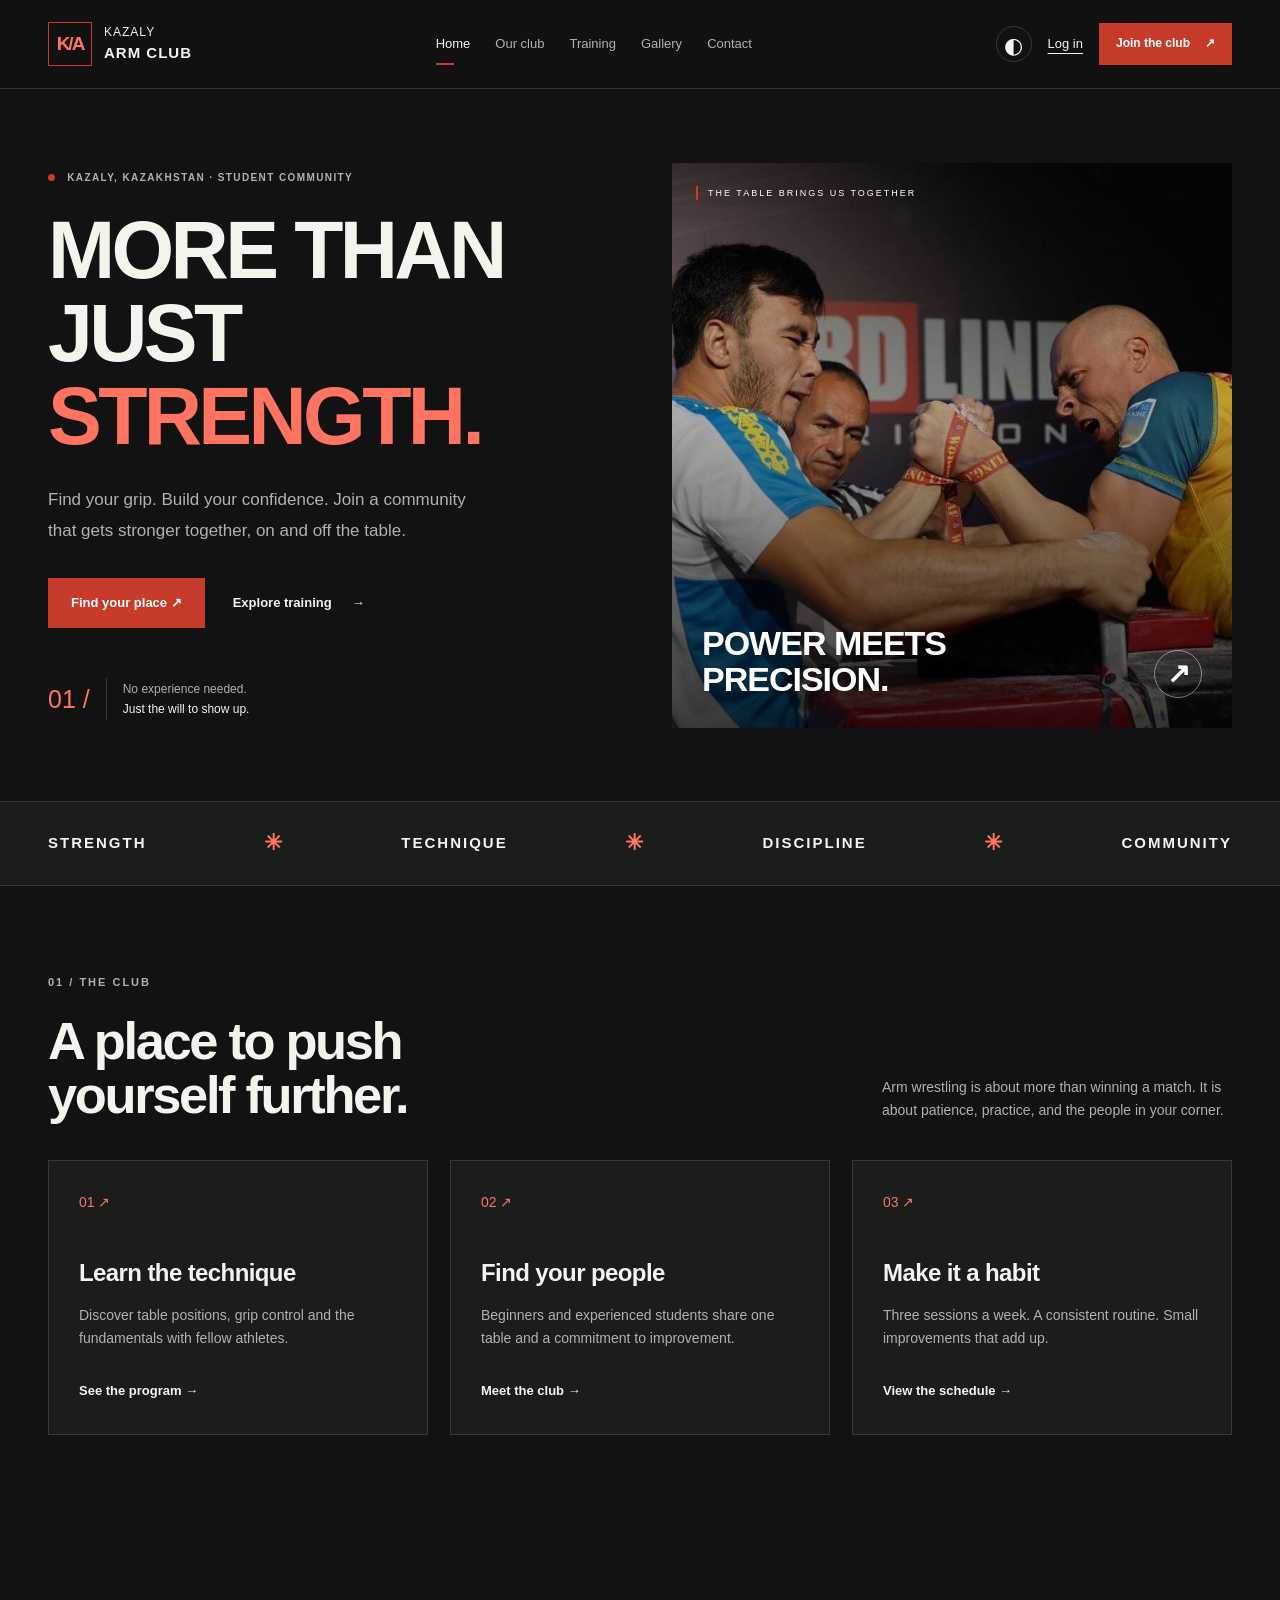
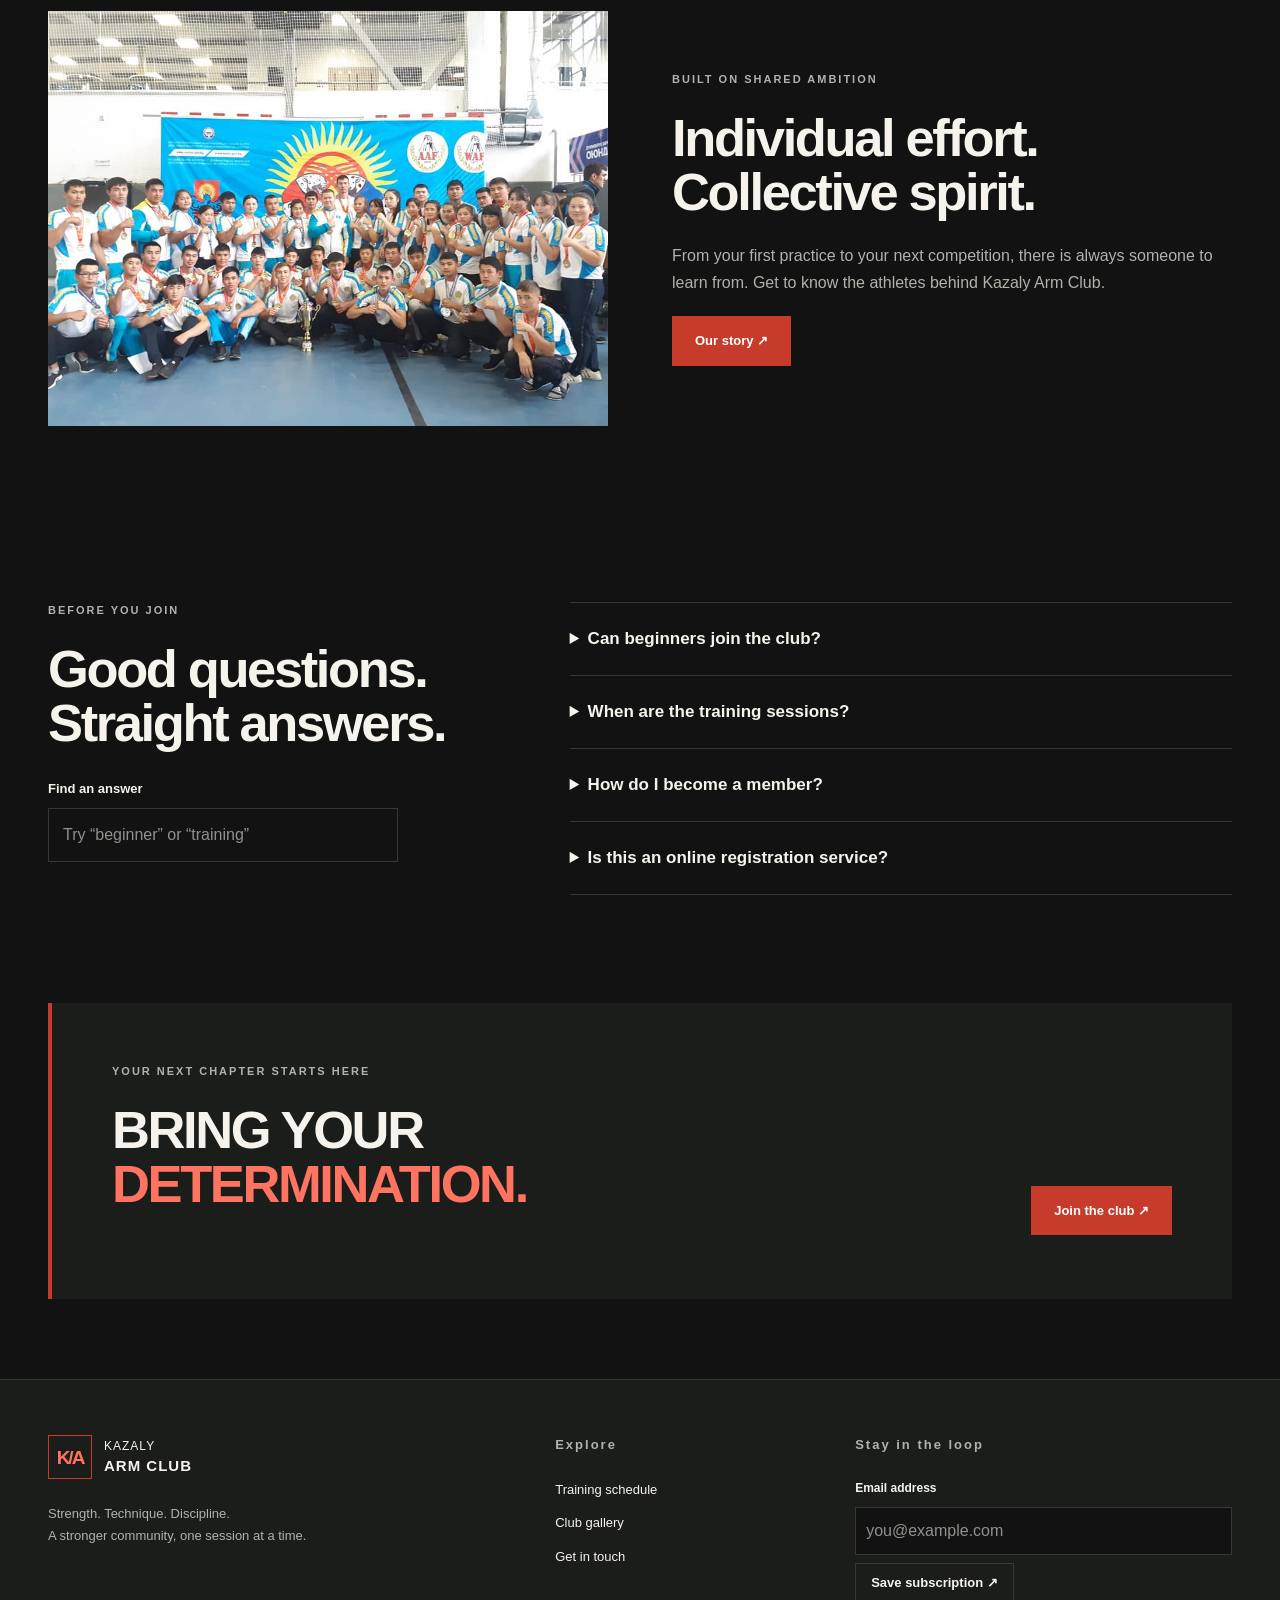
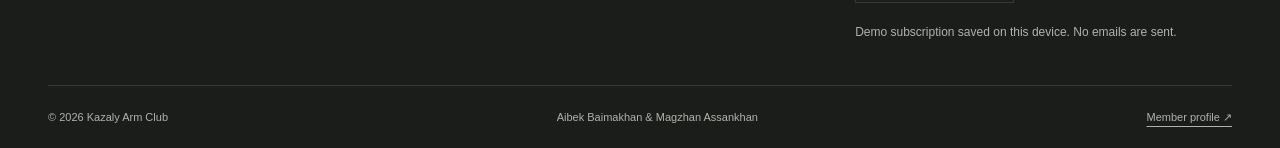
<file: index.html>
<!DOCTYPE html>
<html lang="en">

<head>
    <meta charset="UTF-8">
    <meta name="viewport" content="width=device-width, initial-scale=1">
    <meta name="description"
        content="Kazaly Arm Club. A student community built around strength, technique and discipline.">
    <title>Home | Kazaly Arm Club</title>
    <link rel="icon" href="images/arm-icon.svg">
    <link rel="stylesheet" href="css/style.css">
    <script src="js/theme.js">
    </script>
    <script defer src="js/script.js">
    </script>
</head>

<body>
    <a class="skip" href="#main">Skip to content</a>
    <header class="site-header">
        <div class="nav-wrap wrap">
            <a class="brand" href="index.html">
                <span class="brand-mark">K/A</span>
                <span>KAZALY <b>ARM CLUB</b>
                </span>
            </a>
            <button class="menu-toggle secondary" aria-expanded="false" aria-controls="navigation">Menu</button>
            <nav id="navigation" aria-label="Main navigation">
                <a href="index.html" aria-current="page">Home</a>
                <a href="about.html">Our club</a>
                <a href="training.html">Training</a>
                <a href="gallery.html">Gallery</a>
                <a href="contact.html">Contact</a>
                <a class="mobile-account" href="join.html">Join the club</a>
                <a class="mobile-account" href="login.html">Log in</a>
            </nav>
            <div class="nav-actions">
                <button id="themeToggle" class="theme-toggle" aria-label="Switch color theme">◐</button>
                <a href="login.html" class="account-link">Log in</a>
                <a href="join.html" class="button small">Join the club <span aria-hidden="true">↗</span>
                </a>
            </div>
        </div>
    </header>
    <main id="main">
        <section class="hero wrap">
            <div class="hero-copy">
                <p class="eyebrow">
                    <span class="live-dot">
                    </span> KAZALY, KAZAKHSTAN · STUDENT COMMUNITY
                </p>
                <h1>MORE THAN<br>JUST <em>STRENGTH.</em>
                </h1>
                <p>Find your grip. Build your confidence. Join a community that gets stronger together, on and off the
                    table.</p>
                <div class="actions">
                    <a class="button" href="join.html">Find your place ↗</a>
                    <a class="text-link" href="training.html">Explore training <span>→</span>
                    </a>
                </div>
                <div class="hero-note">
                    <span class="mini-mark">01 /</span>
                    <span>No experience needed.<br>
                        <strong>Just the will to show up.</strong>
                    </span>
                </div>
            </div>
            <div class="hero-visual">
                <img src="images/aa.jpg" alt="Two arm wrestlers competing at the table">
                <span class="image-label">THE TABLE BRINGS US TOGETHER</span>
                <div class="photo-caption">
                    <span>POWER MEETS<br>PRECISION.</span>
                    <a href="gallery.html" aria-label="Explore the gallery">↗</a>
                </div>
            </div>
        </section>
        <div class="principles">
            <div class="wrap">
                <span>STRENGTH</span>
                <i>✳</i>
                <span>TECHNIQUE</span>
                <i>✳</i>
                <span>DISCIPLINE</span>
                <i>✳</i>
                <span>COMMUNITY</span>
            </div>
        </div>
        <section class="wrap section">
            <div class="section-heading">
                <div>
                    <p class="eyebrow">01 / THE CLUB</p>
                    <h2>A place to push<br>yourself further.</h2>
                </div>
                <p>Arm wrestling is about more than winning a match. It is about patience, practice, and the people in
                    your corner.</p>
            </div>
            <div class="cards three">
                <article class="feature">
                    <span class="number">01 ↗</span>
                    <h3>Learn the technique</h3>
                    <p>Discover table positions, grip control and the fundamentals with fellow athletes.</p>
                    <a class="text-link" href="training.html">See the program →</a>
                </article>
                <article class="feature">
                    <span class="number">02 ↗</span>
                    <h3>Find your people</h3>
                    <p>Beginners and experienced students share one table and a commitment to improvement.</p>
                    <a class="text-link" href="about.html">Meet the club →</a>
                </article>
                <article class="feature">
                    <span class="number">03 ↗</span>
                    <h3>Make it a habit</h3>
                    <p>Three sessions a week. A consistent routine. Small improvements that add up.</p>
                    <a class="text-link" href="training.html#schedule">View the schedule →</a>
                </article>
            </div>
        </section>
        <section class="wrap split section">
            <img class="editorial-image" src="images/shardara1.jpg" alt="Kazakhstan arm wrestling athletes together"
                loading="lazy">
            <div>
                <p class="eyebrow">BUILT ON SHARED AMBITION</p>
                <h2>Individual effort.<br>Collective spirit.</h2>
                <p>From your first practice to your next competition, there is always someone to learn from. Get to know
                    the athletes behind Kazaly Arm Club.</p>
                <a class="button" href="about.html">Our story ↗</a>
            </div>
        </section>
        <section class="wrap section faq">
            <div>
                <p class="eyebrow">BEFORE YOU JOIN</p>
                <h2>Good questions.<br>Straight answers.</h2>
                <label for="faqSearch">Find an answer</label>
                <input id="faqSearch" type="search" placeholder="Try “beginner” or “training”">
                <p id="faqCount" role="status">
                </p>
            </div>
            <div id="faqList">
                <details>
                    <summary>Can beginners join the club?</summary>
                    <p>Yes. You do not need any previous experience. Our community welcomes students who want to learn
                        the fundamentals.</p>
                </details>
                <details>
                    <summary>When are the training sessions?</summary>
                    <p>Monday, Wednesday and Friday at 18:00. Check the Training page for the session focus.</p>
                </details>
                <details>
                    <summary>How do I become a member?</summary>
                    <p>Create a demo account on the Join page. Your member profile and saved sessions stay on this
                        browser.</p>
                </details>
                <details>
                    <summary>Is this an online registration service?</summary>
                    <p>This is a student website project. Registration and messages are simulated locally and do not
                        notify the club.</p>
                </details>
            </div>
        </section>
        <section class="wrap cta">
            <p class="eyebrow">YOUR NEXT CHAPTER STARTS HERE</p>
            <h2>BRING YOUR<br>
                <em>DETERMINATION.</em>
            </h2>
            <a class="button" href="join.html">Join the club ↗</a>
        </section>
    </main>
    <footer>
        <div class="wrap footer-grid">
            <div>
                <a class="brand" href="index.html">
                    <span class="brand-mark">K/A</span>
                    <span>KAZALY <b>ARM CLUB</b>
                    </span>
                </a>
                <p>Strength. Technique. Discipline.<br>A stronger community, one session at a time.</p>
            </div>
            <div>
                <p class="eyebrow">Explore</p>
                <a href="training.html">Training schedule</a>
                <a href="gallery.html">Club gallery</a>
                <a href="contact.html">Get in touch</a>
            </div>
            <div>
                <p class="eyebrow">Stay in the loop</p>
                <form id="newsletterForm" novalidate>
                    <div class="field">
                        <label for="newsletterEmail">Email address</label>
                        <input id="newsletterEmail" name="newsletterEmail" type="text" autocomplete="email"
                            aria-describedby="newsletterEmail-error" placeholder="you@example.com">
                        <small class="error" id="newsletterEmail-error">
                        </small>
                    </div>
                    <button class="secondary" type="submit">Save subscription ↗</button>
                    <p class="form-status" role="status">
                    </p>
                </form>
                <small>Demo subscription saved on this device. No emails are sent.</small>
            </div>
        </div>
        <div class="wrap footer-bottom">
            <span>© 2026 Kazaly Arm Club</span>
            <span>Aibek Baimakhan &amp; Magzhan Assankhan</span>
            <a href="profile.html">Member profile ↗</a>
        </div>
    </footer>
    <div id="toast" role="status">
    </div>
</body>

</html>
</file>
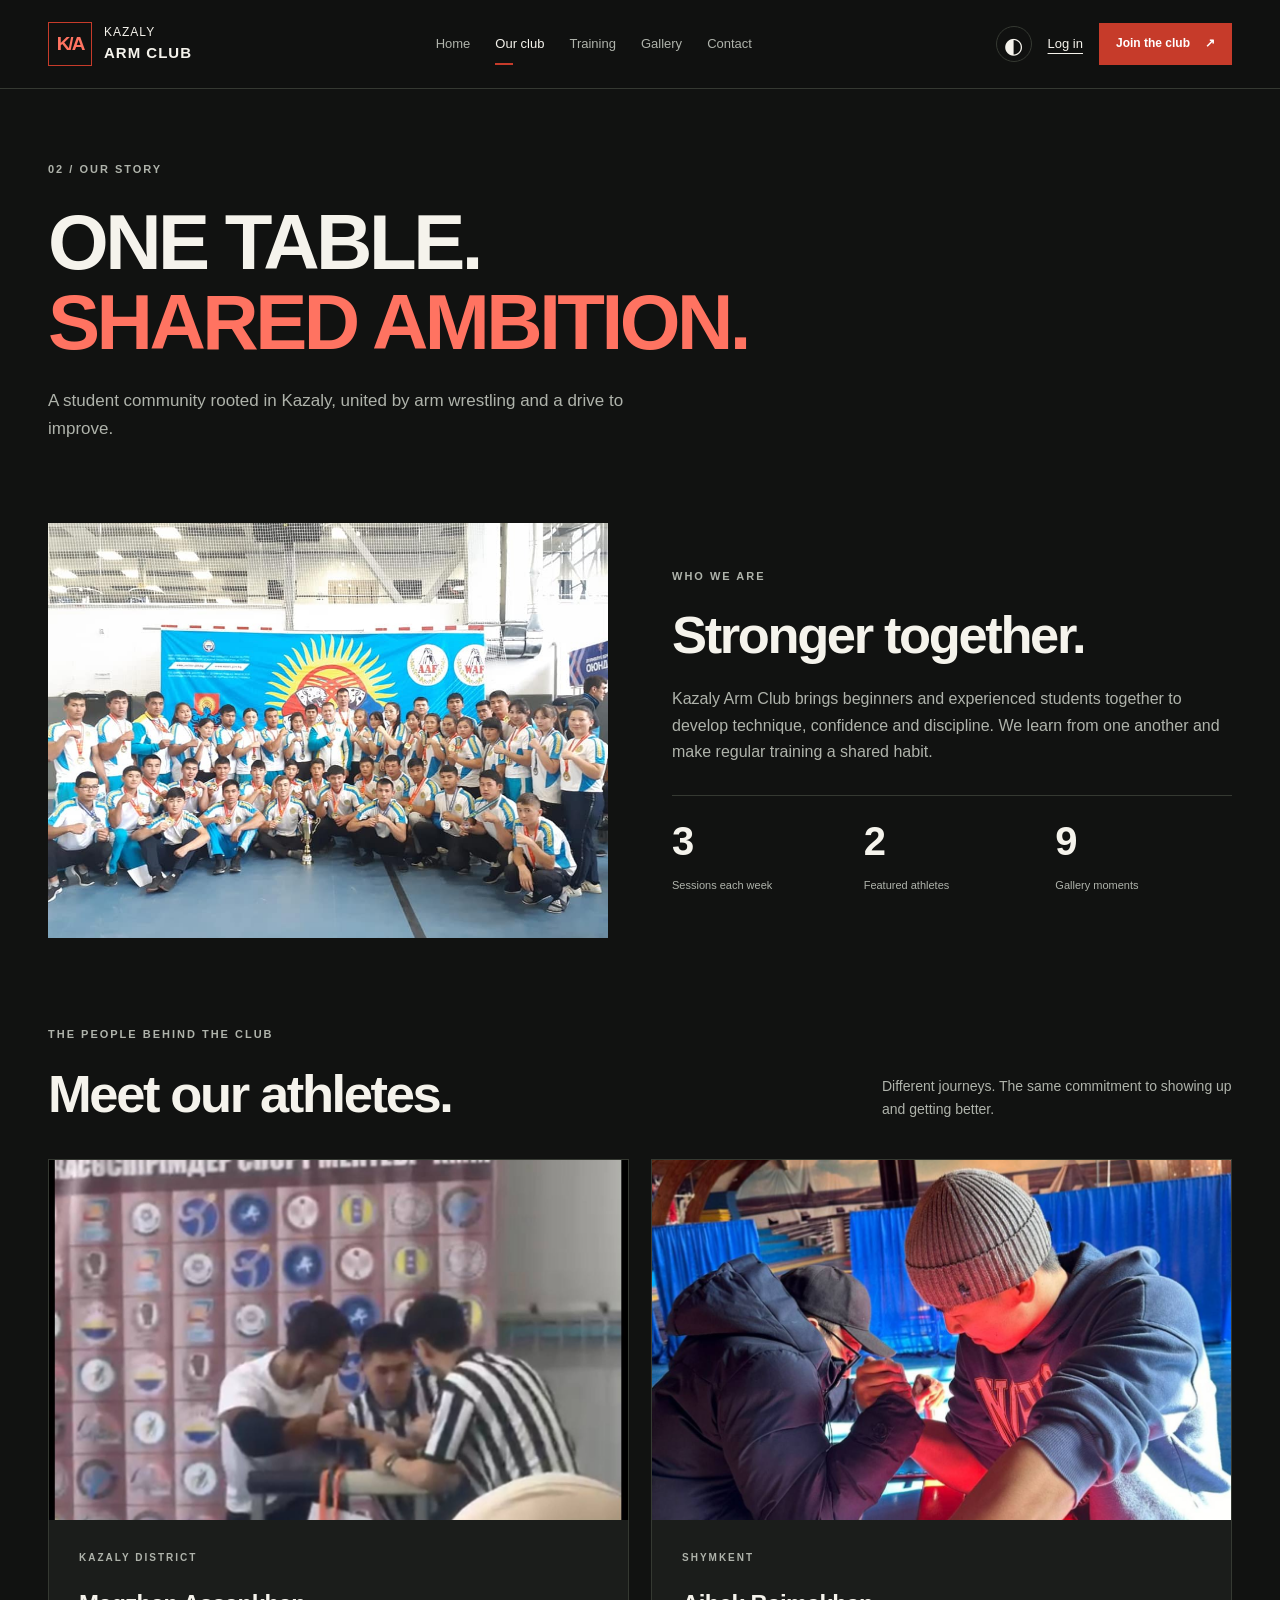
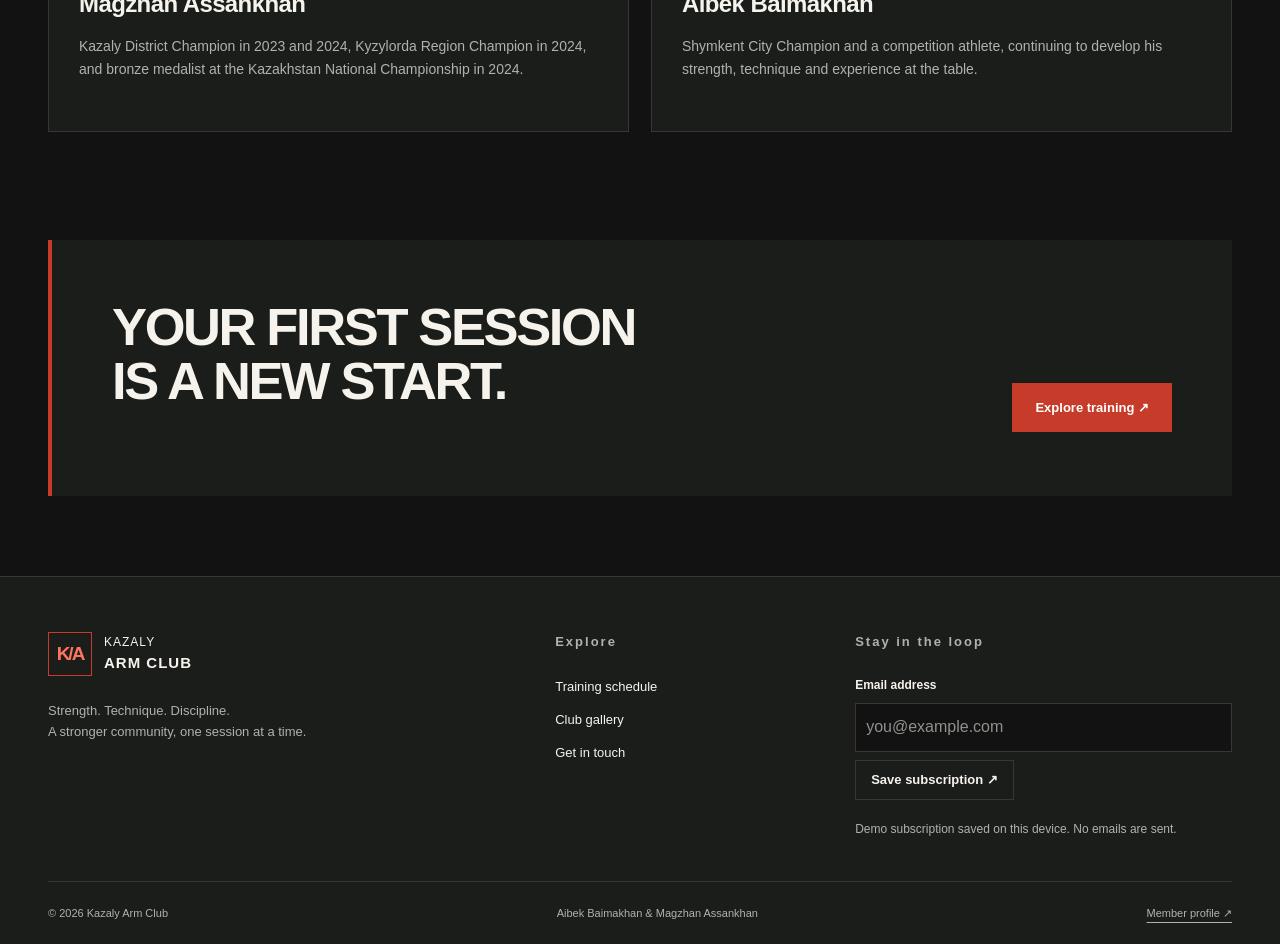
<file: about.html>
<!DOCTYPE html>
<html lang="en">

<head>
    <meta charset="UTF-8">
    <meta name="viewport" content="width=device-width, initial-scale=1">
    <meta name="description"
        content="Kazaly Arm Club. A student community built around strength, technique and discipline.">
    <title>Our club | Kazaly Arm Club</title>
    <link rel="icon" href="images/arm-icon.svg">
    <link rel="stylesheet" href="css/style.css">
    <script src="js/theme.js">
    </script>
    <script defer src="js/script.js">
    </script>
</head>

<body>
    <a class="skip" href="#main">Skip to content</a>
    <header class="site-header">
        <div class="nav-wrap wrap">
            <a class="brand" href="index.html">
                <span class="brand-mark">K/A</span>
                <span>KAZALY <b>ARM CLUB</b>
                </span>
            </a>
            <button class="menu-toggle secondary" aria-expanded="false" aria-controls="navigation">Menu</button>
            <nav id="navigation" aria-label="Main navigation">
                <a href="index.html">Home</a>
                <a href="about.html" aria-current="page">Our club</a>
                <a href="training.html">Training</a>
                <a href="gallery.html">Gallery</a>
                <a href="contact.html">Contact</a>
                <a class="mobile-account" href="join.html">Join the club</a>
                <a class="mobile-account" href="login.html">Log in</a>
            </nav>
            <div class="nav-actions">
                <button id="themeToggle" class="theme-toggle" aria-label="Switch color theme">◐</button>
                <a href="login.html" class="account-link">Log in</a>
                <a href="join.html" class="button small">Join the club <span aria-hidden="true">↗</span>
                </a>
            </div>
        </div>
    </header>
    <main id="main">
        <section class="page-intro wrap">
            <p class="eyebrow">02 / OUR STORY</p>
            <h1>ONE TABLE.<br>
                <em>SHARED AMBITION.</em>
            </h1>
            <p class="lead">A student community rooted in Kazaly, united by arm wrestling and a drive to improve.</p>
        </section>
        <section class="wrap split">
            <img class="editorial-image" src="images/shardara1.jpg" alt="Kazakhstan arm wrestling team" />
            <div>
                <p class="eyebrow">WHO WE ARE</p>
                <h2>Stronger together.</h2>
                <p>Kazaly Arm Club brings beginners and experienced students together to develop technique, confidence
                    and discipline. We learn from one another and make regular training a shared habit.</p>
                <div class="stats">
                    <div>
                        <strong>3</strong>
                        <span>Sessions each week</span>
                    </div>
                    <div>
                        <strong>2</strong>
                        <span>Featured athletes</span>
                    </div>
                    <div>
                        <strong>9</strong>
                        <span>Gallery moments</span>
                    </div>
                </div>
            </div>
        </section>
        <section class="wrap section">
            <div class="section-heading">
                <div>
                    <p class="eyebrow">THE PEOPLE BEHIND THE CLUB</p>
                    <h2>Meet our athletes.</h2>
                </div>
                <p>Different journeys. The same commitment to showing up and getting better.</p>
            </div>
            <div class="cards two">
                <article class="athlete">
                    <img src="images/armfoto1.jpg" alt="Magzhan Assankhan" loading="lazy">
                    <div>
                        <p class="eyebrow">KAZALY DISTRICT</p>
                        <h3>Magzhan Assankhan</h3>
                        <p>Kazaly District Champion in 2023 and 2024, Kyzylorda Region Champion in 2024, and bronze
                            medalist at the Kazakhstan National Championship in 2024.</p>
                    </div>
                </article>
                <article class="athlete">
                    <img src="images/armfoto2.jpg" alt="Aibek Baimakhan" loading="lazy">
                    <div>
                        <p class="eyebrow">SHYMKENT</p>
                        <h3>Aibek Baimakhan</h3>
                        <p>Shymkent City Champion and a competition athlete, continuing to develop his strength,
                            technique and experience at the table.</p>
                    </div>
                </article>
            </div>
        </section>
        <section class="wrap cta">
            <h2>YOUR FIRST SESSION<br>IS A NEW START.</h2>
            <a class="button" href="training.html">Explore training ↗</a>
        </section>
    </main>
    <footer>
        <div class="wrap footer-grid">
            <div>
                <a class="brand" href="index.html">
                    <span class="brand-mark">K/A</span>
                    <span>KAZALY <b>ARM CLUB</b>
                    </span>
                </a>
                <p>Strength. Technique. Discipline.<br>A stronger community, one session at a time.</p>
            </div>
            <div>
                <p class="eyebrow">Explore</p>
                <a href="training.html">Training schedule</a>
                <a href="gallery.html">Club gallery</a>
                <a href="contact.html">Get in touch</a>
            </div>
            <div>
                <p class="eyebrow">Stay in the loop</p>
                <form id="newsletterForm" novalidate>
                    <div class="field">
                        <label for="newsletterEmail">Email address</label>
                        <input id="newsletterEmail" name="newsletterEmail" type="text" autocomplete="email"
                            aria-describedby="newsletterEmail-error" placeholder="you@example.com">
                        <small class="error" id="newsletterEmail-error">
                        </small>
                    </div>
                    <button class="secondary" type="submit">Save subscription ↗</button>
                    <p class="form-status" role="status">
                    </p>
                </form>
                <small>Demo subscription saved on this device. No emails are sent.</small>
            </div>
        </div>
        <div class="wrap footer-bottom">
            <span>© 2026 Kazaly Arm Club</span>
            <span>Aibek Baimakhan &amp; Magzhan Assankhan</span>
            <a href="profile.html">Member profile ↗</a>
        </div>
    </footer>
    <div id="toast" role="status">
    </div>
</body>

</html>
</file>
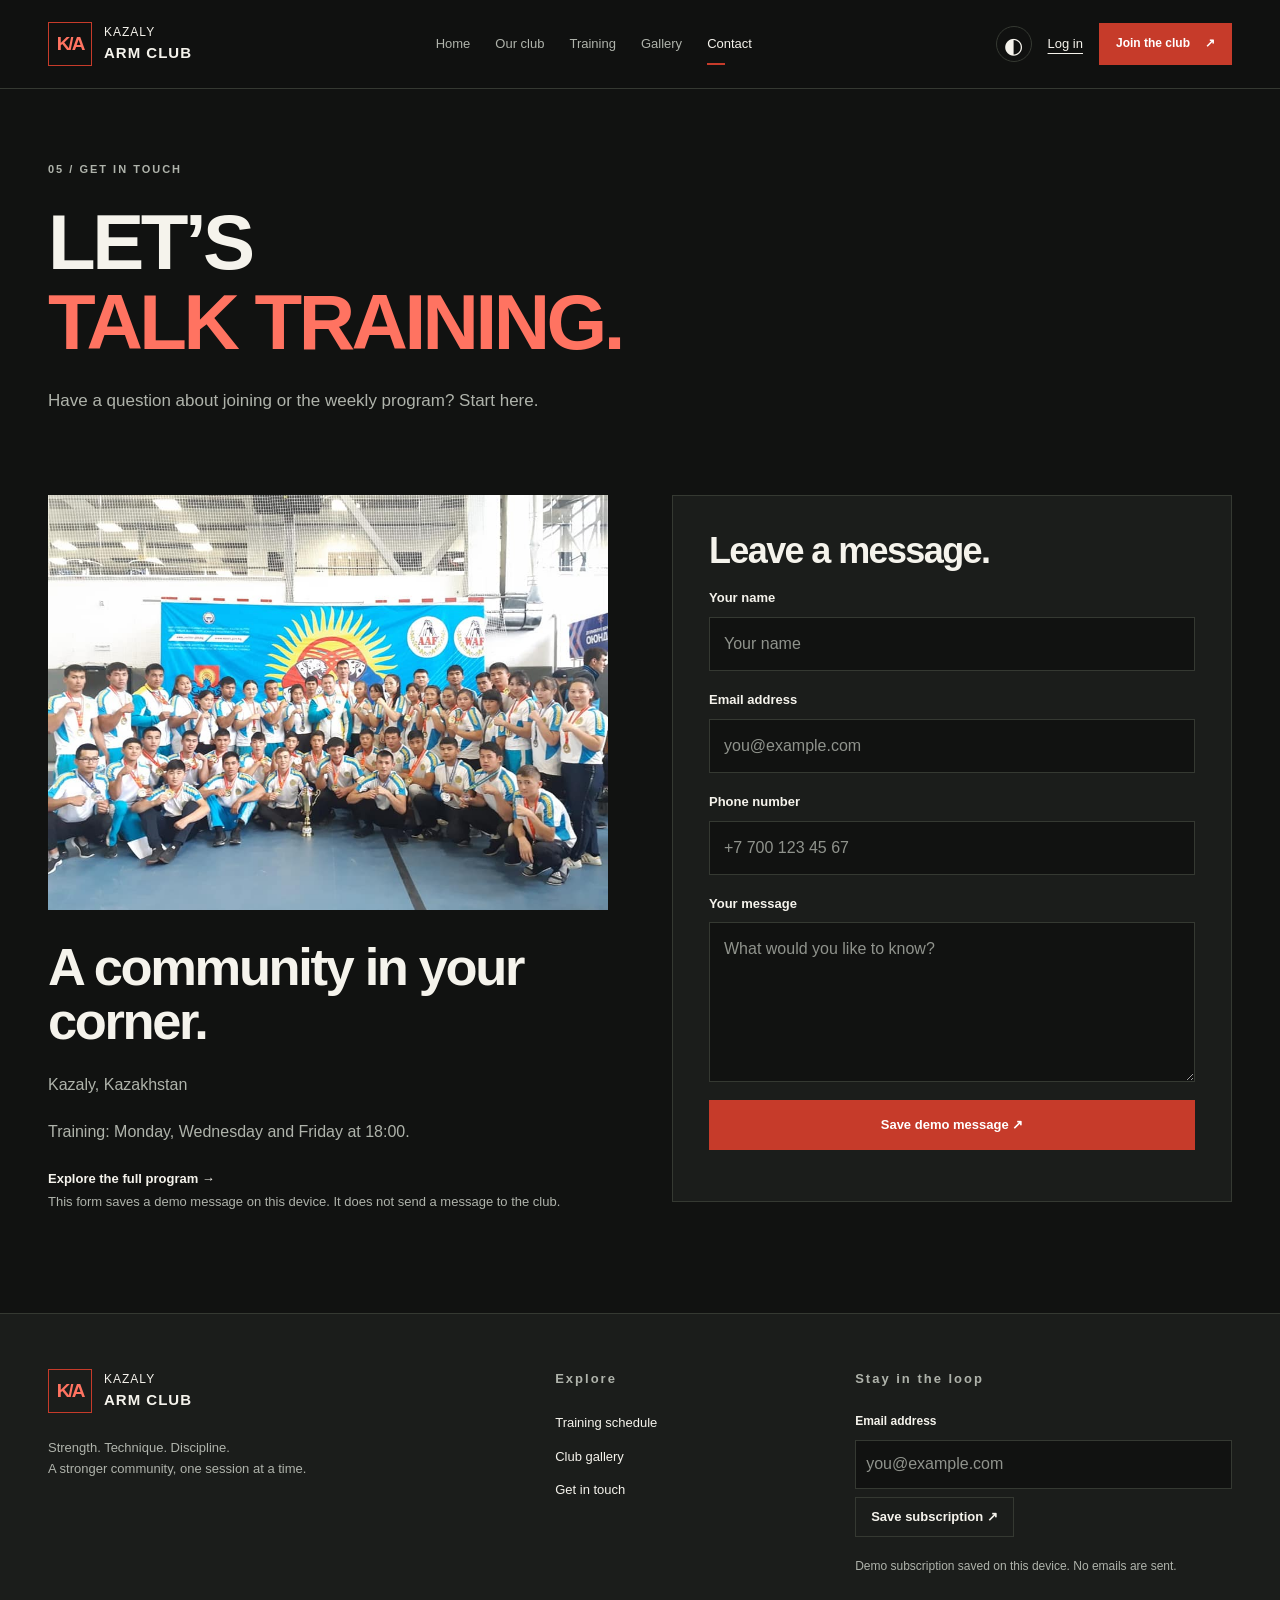
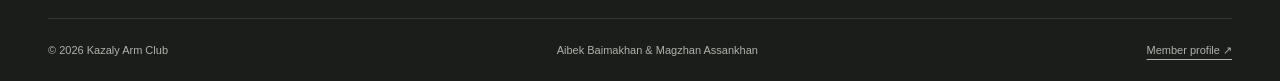
<file: contact.html>
<!DOCTYPE html>
<html lang="en">

<head>
    <meta charset="UTF-8">
    <meta name="viewport" content="width=device-width, initial-scale=1">
    <meta name="description"
        content="Kazaly Arm Club. A student community built around strength, technique and discipline.">
    <title>Contact | Kazaly Arm Club</title>
    <link rel="icon" href="images/arm-icon.svg">
    <link rel="stylesheet" href="css/style.css">
    <script src="js/theme.js">
    </script>
    <script defer src="js/script.js">
    </script>
</head>

<body>
    <a class="skip" href="#main">Skip to content</a>
    <header class="site-header">
        <div class="nav-wrap wrap">
            <a class="brand" href="index.html">
                <span class="brand-mark">K/A</span>
                <span>KAZALY <b>ARM CLUB</b>
                </span>
            </a>
            <button class="menu-toggle secondary" aria-expanded="false" aria-controls="navigation">Menu</button>
            <nav id="navigation" aria-label="Main navigation">
                <a href="index.html">Home</a>
                <a href="about.html">Our club</a>
                <a href="training.html">Training</a>
                <a href="gallery.html">Gallery</a>
                <a href="contact.html" aria-current="page">Contact</a>
                <a class="mobile-account" href="join.html">Join the club</a>
                <a class="mobile-account" href="login.html">Log in</a>
            </nav>
            <div class="nav-actions">
                <button id="themeToggle" class="theme-toggle" aria-label="Switch color theme">◐</button>
                <a href="login.html" class="account-link">Log in</a>
                <a href="join.html" class="button small">Join the club <span aria-hidden="true">↗</span>
                </a>
            </div>
        </div>
    </header>
    <main id="main">
        <section class="page-intro wrap">
            <p class="eyebrow">05 / GET IN TOUCH</p>
            <h1>LET’S<br>
                <em>TALK TRAINING.</em>
            </h1>
            <p class="lead">Have a question about joining or the weekly program? Start here.</p>
        </section>
        <section class="wrap split contact-layout">
            <div>
                <img class="editorial-image" src="images/shardara1.jpg" alt="Arm wrestling athletes together">
                <h2>A community in your corner.</h2>
                <p>Kazaly, Kazakhstan</p>
                <p>Training: Monday, Wednesday and Friday at 18:00.</p>
                <a class="text-link" href="training.html">Explore the full program →</a>
                <p class="muted">This form saves a demo message on this device. It does not send a message to the club.
                </p>
            </div>
            <div class="form-card">
                <h2>Leave a message.</h2>
                <form id="contactForm" novalidate>
                    <div class="field">
                        <label for="name">Your name</label>
                        <input id="name" name="name" type="text" autocomplete="name" aria-describedby="name-error"
                            placeholder="Your name">
                        <small class="error" id="name-error">
                        </small>
                    </div>
                    <div class="field">
                        <label for="email">Email address</label>
                        <input id="email" name="email" type="text" autocomplete="email" aria-describedby="email-error"
                            placeholder="you@example.com">
                        <small class="error" id="email-error">
                        </small>
                    </div>
                    <div class="field">
                        <label for="phone">Phone number</label>
                        <input id="phone" name="phone" type="tel" autocomplete="phone" aria-describedby="phone-error"
                            placeholder="+7 700 123 45 67">
                        <small class="error" id="phone-error">
                        </small>
                    </div>
                    <div class="field">
                        <label for="message">Your message</label>
                        <textarea id="message" name="message" rows="5" placeholder="What would you like to know?"
                            aria-describedby="message-error">
</textarea>
                        <small class="error" id="message-error">
                        </small>
                    </div>
                    <button class="button full" type="submit">Save demo message ↗</button>
                    <p class="form-status" role="status">
                    </p>
                </form>
            </div>
        </section>
    </main>
    <footer>
        <div class="wrap footer-grid">
            <div>
                <a class="brand" href="index.html">
                    <span class="brand-mark">K/A</span>
                    <span>KAZALY <b>ARM CLUB</b>
                    </span>
                </a>
                <p>Strength. Technique. Discipline.<br>A stronger community, one session at a time.</p>
            </div>
            <div>
                <p class="eyebrow">Explore</p>
                <a href="training.html">Training schedule</a>
                <a href="gallery.html">Club gallery</a>
                <a href="contact.html">Get in touch</a>
            </div>
            <div>
                <p class="eyebrow">Stay in the loop</p>
                <form id="newsletterForm" novalidate>
                    <div class="field">
                        <label for="newsletterEmail">Email address</label>
                        <input id="newsletterEmail" name="newsletterEmail" type="text" autocomplete="email"
                            aria-describedby="newsletterEmail-error" placeholder="you@example.com">
                        <small class="error" id="newsletterEmail-error">
                        </small>
                    </div>
                    <button class="secondary" type="submit">Save subscription ↗</button>
                    <p class="form-status" role="status">
                    </p>
                </form>
                <small>Demo subscription saved on this device. No emails are sent.</small>
            </div>
        </div>
        <div class="wrap footer-bottom">
            <span>© 2026 Kazaly Arm Club</span>
            <span>Aibek Baimakhan &amp; Magzhan Assankhan</span>
            <a href="profile.html">Member profile ↗</a>
        </div>
    </footer>
    <div id="toast" role="status">
    </div>
</body>

</html>
</file>
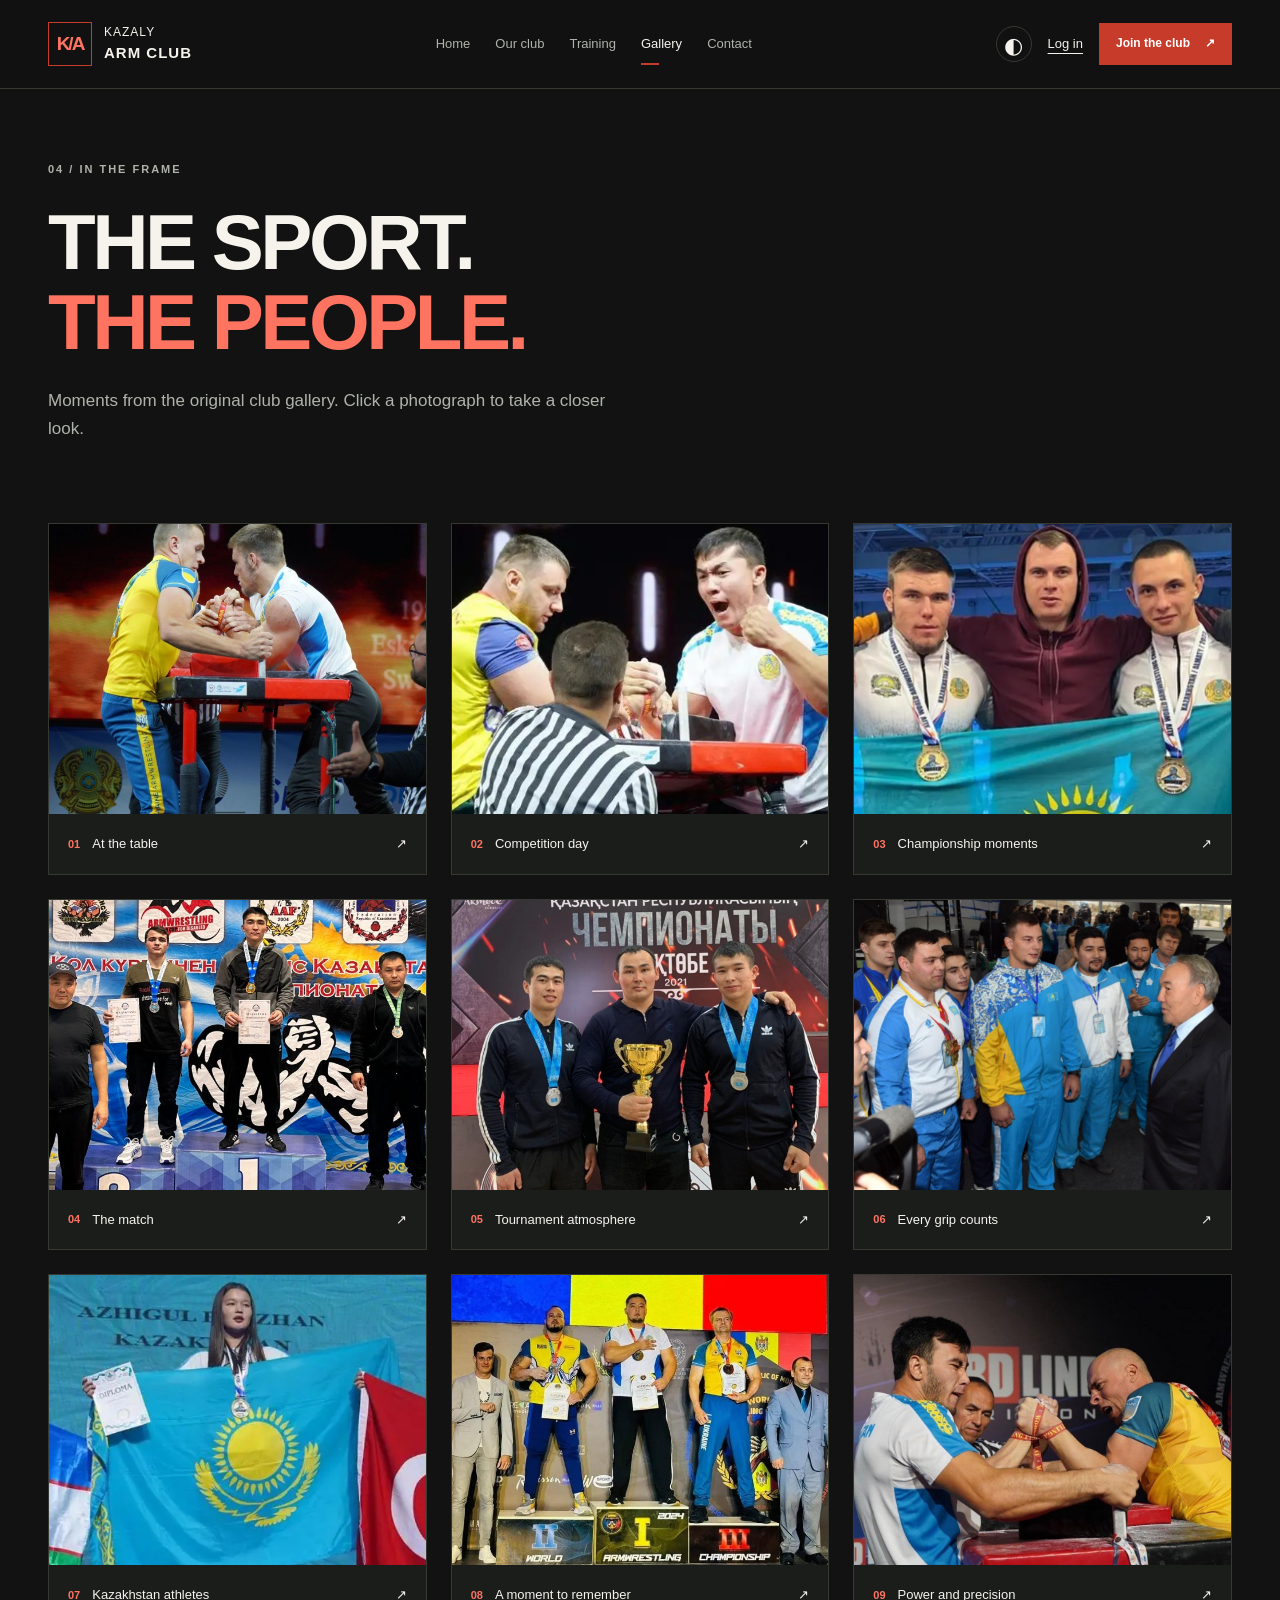
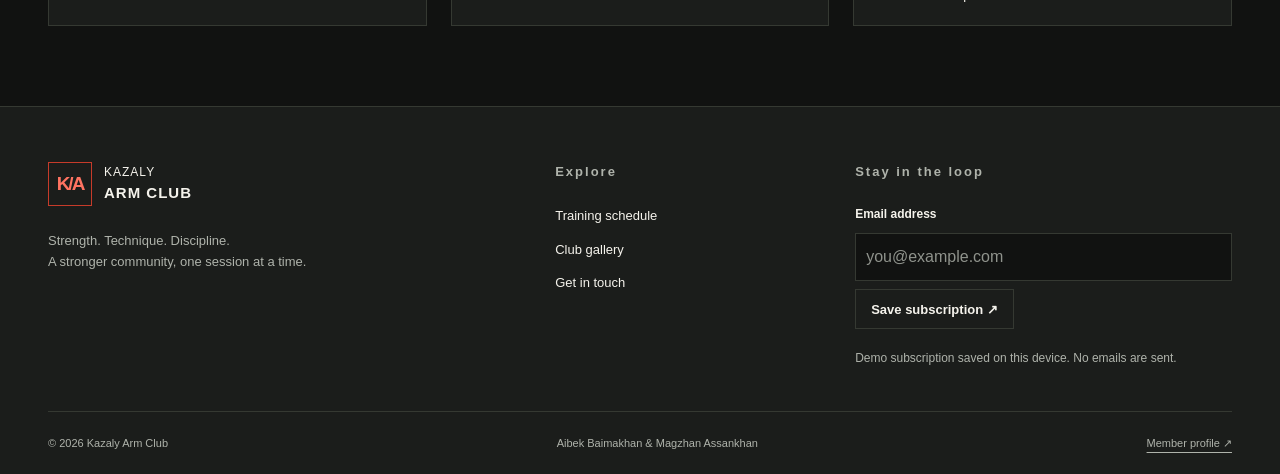
<file: gallery.html>
<!DOCTYPE html>
<html lang="en">

<head>
    <meta charset="UTF-8">
    <meta name="viewport" content="width=device-width, initial-scale=1">
    <meta name="description"
        content="Kazaly Arm Club. A student community built around strength, technique and discipline.">
    <title>Gallery | Kazaly Arm Club</title>
    <link rel="icon" href="images/arm-icon.svg">
    <link rel="stylesheet" href="css/style.css">
    <script src="js/theme.js">
    </script>
    <script defer src="js/script.js">
    </script>
</head>

<body>
    <a class="skip" href="#main">Skip to content</a>
    <header class="site-header">
        <div class="nav-wrap wrap">
            <a class="brand" href="index.html">
                <span class="brand-mark">K/A</span>
                <span>KAZALY <b>ARM CLUB</b>
                </span>
            </a>
            <button class="menu-toggle secondary" aria-expanded="false" aria-controls="navigation">Menu</button>
            <nav id="navigation" aria-label="Main navigation">
                <a href="index.html">Home</a>
                <a href="about.html">Our club</a>
                <a href="training.html">Training</a>
                <a href="gallery.html" aria-current="page">Gallery</a>
                <a href="contact.html">Contact</a>
                <a class="mobile-account" href="join.html">Join the club</a>
                <a class="mobile-account" href="login.html">Log in</a>
            </nav>
            <div class="nav-actions">
                <button id="themeToggle" class="theme-toggle" aria-label="Switch color theme">◐</button>
                <a href="login.html" class="account-link">Log in</a>
                <a href="join.html" class="button small">Join the club <span aria-hidden="true">↗</span>
                </a>
            </div>
        </div>
    </header>
    <main id="main">
        <section class="page-intro wrap">
            <p class="eyebrow">04 / IN THE FRAME</p>
            <h1>THE SPORT.<br>
                <em>THE PEOPLE.</em>
            </h1>
            <p class="lead">Moments from the original club gallery. Click a photograph to take a closer look.</p>
        </section>
        <section class="wrap gallery-grid">
            <button class="gallery-item" data-image="images/gallery1.jpeg" data-caption="At the table">
                <img src="images/gallery1.jpeg" alt="At the table" loading="lazy">
                <span>
                    <b>01</b> At the table <i aria-hidden="true">↗</i>
                </span>
            </button>
            <button class="gallery-item" data-image="images/gallery2.jpeg" data-caption="Competition day">
                <img src="images/gallery2.jpeg" alt="Competition day" loading="lazy">
                <span>
                    <b>02</b> Competition day <i aria-hidden="true">↗</i>
                </span>
            </button>
            <button class="gallery-item" data-image="images/gallery3.jpeg" data-caption="Championship moments">
                <img src="images/gallery3.jpeg" alt="Championship moments" loading="lazy">
                <span>
                    <b>03</b> Championship moments <i aria-hidden="true">↗</i>
                </span>
            </button>
            <button class="gallery-item" data-image="images/gallery4.jpeg" data-caption="The match">
                <img src="images/gallery4.jpeg" alt="The match" loading="lazy">
                <span>
                    <b>04</b> The match <i aria-hidden="true">↗</i>
                </span>
            </button>
            <button class="gallery-item" data-image="images/galery5.jpeg" data-caption="Tournament atmosphere">
                <img src="images/galery5.jpeg" alt="Tournament atmosphere" loading="lazy">
                <span>
                    <b>05</b> Tournament atmosphere <i aria-hidden="true">↗</i>
                </span>
            </button>
            <button class="gallery-item" data-image="images/gallery6.jpeg" data-caption="Every grip counts">
                <img src="images/gallery6.jpeg" alt="Every grip counts" loading="lazy">
                <span>
                    <b>06</b> Every grip counts <i aria-hidden="true">↗</i>
                </span>
            </button>
            <button class="gallery-item" data-image="images/gallery7.jpeg" data-caption="Kazakhstan athletes">
                <img src="images/gallery7.jpeg" alt="Kazakhstan athletes" loading="lazy">
                <span>
                    <b>07</b> Kazakhstan athletes <i aria-hidden="true">↗</i>
                </span>
            </button>
            <button class="gallery-item" data-image="images/gallery8.jpeg" data-caption="A moment to remember">
                <img src="images/gallery8.jpeg" alt="A moment to remember" loading="lazy">
                <span>
                    <b>08</b> A moment to remember <i aria-hidden="true">↗</i>
                </span>
            </button>
            <button class="gallery-item" data-image="images/aa.jpg" data-caption="Power and precision">
                <img src="images/aa.jpg" alt="Power and precision" loading="lazy">
                <span>
                    <b>09</b> Power and precision <i aria-hidden="true">↗</i>
                </span>
            </button>
        </section>
        <dialog id="photoDialog">
            <button class="secondary close-dialog" aria-label="Close photograph">Close ×</button>
            <img id="dialogImage" alt="">
            <p id="dialogCaption">
            </p>
        </dialog>
    </main>
    <footer>
        <div class="wrap footer-grid">
            <div>
                <a class="brand" href="index.html">
                    <span class="brand-mark">K/A</span>
                    <span>KAZALY <b>ARM CLUB</b>
                    </span>
                </a>
                <p>Strength. Technique. Discipline.<br>A stronger community, one session at a time.</p>
            </div>
            <div>
                <p class="eyebrow">Explore</p>
                <a href="training.html">Training schedule</a>
                <a href="gallery.html">Club gallery</a>
                <a href="contact.html">Get in touch</a>
            </div>
            <div>
                <p class="eyebrow">Stay in the loop</p>
                <form id="newsletterForm" novalidate>
                    <div class="field">
                        <label for="newsletterEmail">Email address</label>
                        <input id="newsletterEmail" name="newsletterEmail" type="text" autocomplete="email"
                            aria-describedby="newsletterEmail-error" placeholder="you@example.com">
                        <small class="error" id="newsletterEmail-error">
                        </small>
                    </div>
                    <button class="secondary" type="submit">Save subscription ↗</button>
                    <p class="form-status" role="status">
                    </p>
                </form>
                <small>Demo subscription saved on this device. No emails are sent.</small>
            </div>
        </div>
        <div class="wrap footer-bottom">
            <span>© 2026 Kazaly Arm Club</span>
            <span>Aibek Baimakhan &amp; Magzhan Assankhan</span>
            <a href="profile.html">Member profile ↗</a>
        </div>
    </footer>
    <div id="toast" role="status">
    </div>
</body>

</html>
</file>
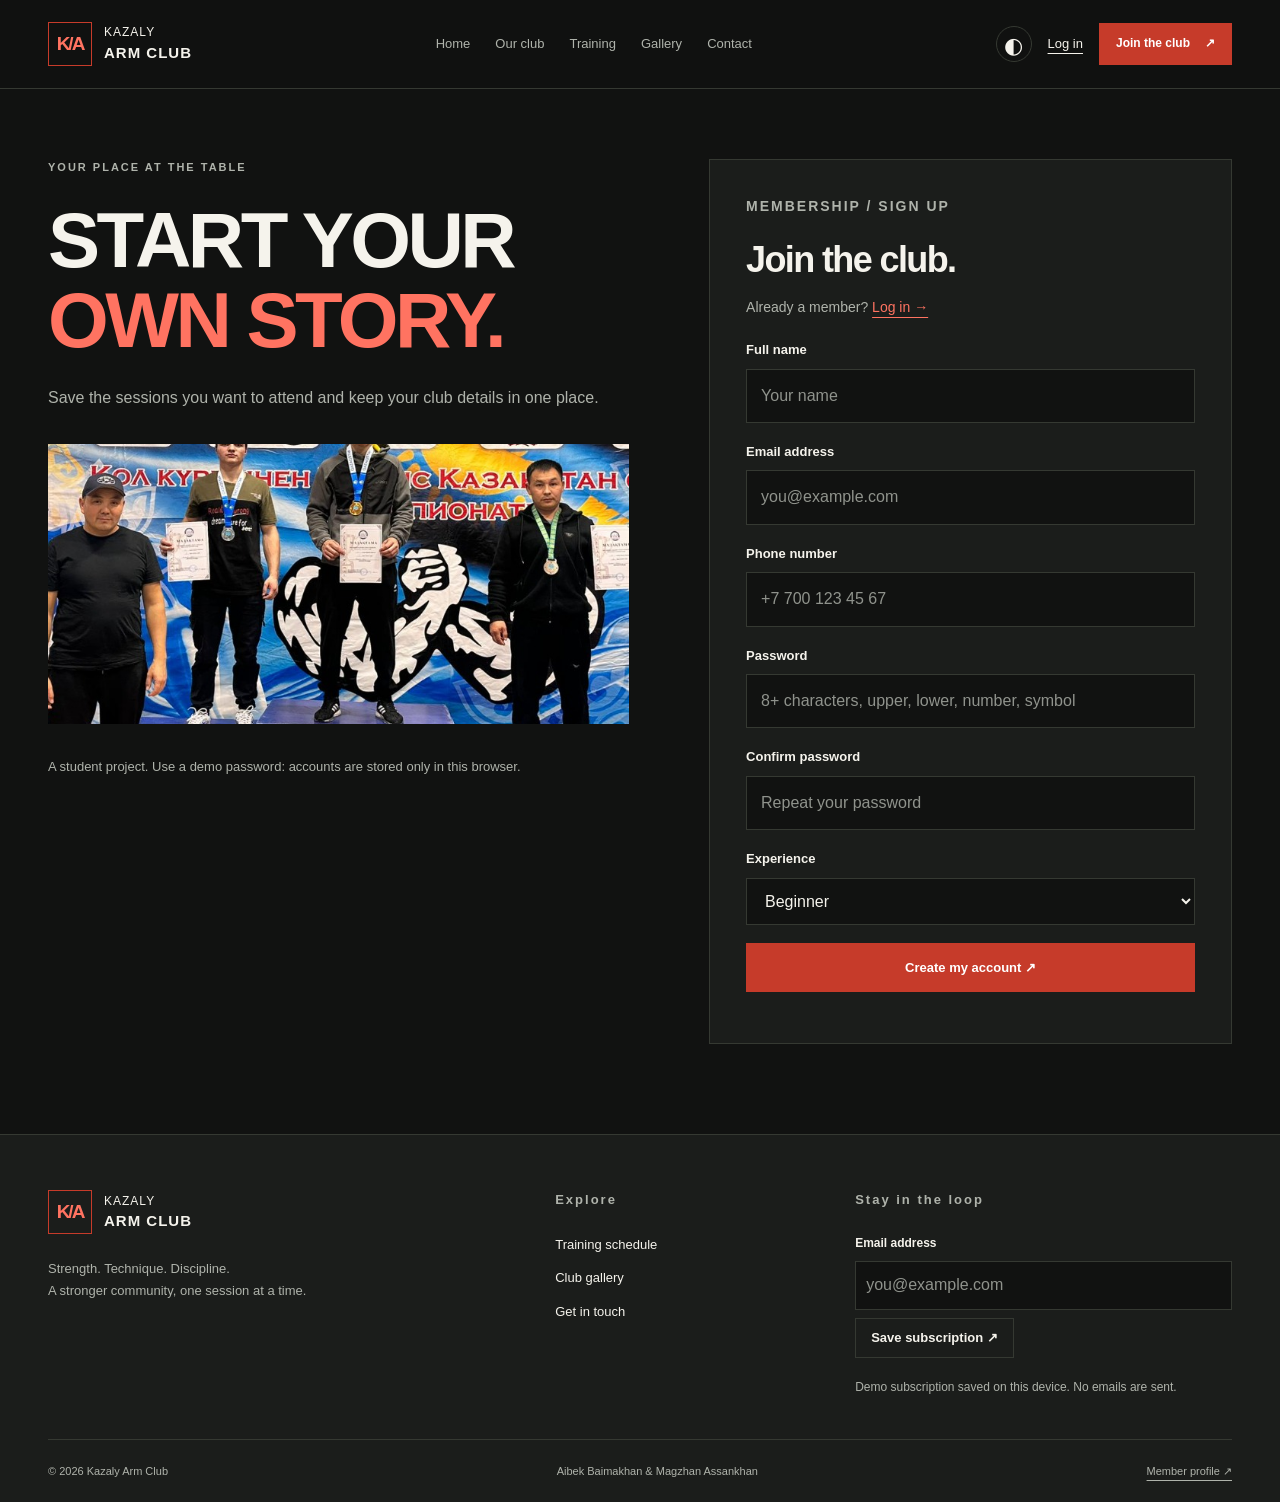
<file: join.html>
<!DOCTYPE html>
<html lang="en">

<head>
    <meta charset="UTF-8">
    <meta name="viewport" content="width=device-width, initial-scale=1">
    <meta name="description"
        content="Kazaly Arm Club. A student community built around strength, technique and discipline.">
    <title>Join the club | Kazaly Arm Club</title>
    <link rel="icon" href="images/arm-icon.svg">
    <link rel="stylesheet" href="css/style.css">
    <script src="js/theme.js">
    </script>
    <script defer src="js/script.js">
    </script>
</head>

<body>
    <a class="skip" href="#main">Skip to content</a>
    <header class="site-header">
        <div class="nav-wrap wrap">
            <a class="brand" href="index.html">
                <span class="brand-mark">K/A</span>
                <span>KAZALY <b>ARM CLUB</b>
                </span>
            </a>
            <button class="menu-toggle secondary" aria-expanded="false" aria-controls="navigation">Menu</button>
            <nav id="navigation" aria-label="Main navigation">
                <a href="index.html">Home</a>
                <a href="about.html">Our club</a>
                <a href="training.html">Training</a>
                <a href="gallery.html">Gallery</a>
                <a href="contact.html">Contact</a>
                <a class="mobile-account" href="join.html">Join the club</a>
                <a class="mobile-account" href="login.html">Log in</a>
            </nav>
            <div class="nav-actions">
                <button id="themeToggle" class="theme-toggle" aria-label="Switch color theme">◐</button>
                <a href="login.html" class="account-link">Log in</a>
                <a href="join.html" class="button small">Join the club <span aria-hidden="true">↗</span>
                </a>
            </div>
        </div>
    </header>
    <main id="main">
        <section class="wrap auth-layout">
            <div class="auth-story">
                <p class="eyebrow">YOUR PLACE AT THE TABLE</p>
                <h1>START YOUR<br>
                    <em>OWN STORY.</em>
                </h1>
                <p>Save the sessions you want to attend and keep your club details in one place.</p>
                <img src="images/gallery4.jpeg" alt="Arm wrestling match" />
                <p class="muted">A student project. Use a demo password: accounts are stored only in this browser.</p>
            </div>
            <div class="form-card">
                <p class="eyebrow">MEMBERSHIP / SIGN UP</p>
                <h2>Join the club.</h2>
                <p>Already a member? <a href="login.html">Log in →</a>
                </p>
                <form id="signupForm" novalidate>
                    <div class="field">
                        <label for="name">Full name</label>
                        <input id="name" name="name" type="text" autocomplete="name" aria-describedby="name-error"
                            placeholder="Your name">
                        <small class="error" id="name-error">
                        </small>
                    </div>
                    <div class="field">
                        <label for="email">Email address</label>
                        <input id="email" name="email" type="text" autocomplete="email" aria-describedby="email-error"
                            placeholder="you@example.com">
                        <small class="error" id="email-error">
                        </small>
                    </div>
                    <div class="field">
                        <label for="phone">Phone number</label>
                        <input id="phone" name="phone" type="tel" autocomplete="phone" aria-describedby="phone-error"
                            placeholder="+7 700 123 45 67">
                        <small class="error" id="phone-error">
                        </small>
                    </div>
                    <div class="field">
                        <label for="password">Password</label>
                        <input id="password" name="password" type="password" autocomplete="new-password"
                            aria-describedby="password-error" placeholder="8+ characters, upper, lower, number, symbol">
                        <small class="error" id="password-error">
                        </small>
                    </div>
                    <div class="field">
                        <label for="confirmPassword">Confirm password</label>
                        <input id="confirmPassword" name="confirmPassword" type="password" autocomplete="new-password"
                            aria-describedby="confirmPassword-error" placeholder="Repeat your password">
                        <small class="error" id="confirmPassword-error">
                        </small>
                    </div>
                    <div class="field">
                        <label for="experience">Experience</label>
                        <select id="experience" name="experience">
                            <option value="Beginner">Beginner</option>
                            <option value="Intermediate">Intermediate</option>
                            <option value="Experienced">Experienced</option>
                        </select>
                    </div>
                    <button class="button full" type="submit">Create my account ↗</button>
                    <p class="form-status" role="status">
                    </p>
                </form>
            </div>
        </section>
    </main>
    <footer>
        <div class="wrap footer-grid">
            <div>
                <a class="brand" href="index.html">
                    <span class="brand-mark">K/A</span>
                    <span>KAZALY <b>ARM CLUB</b>
                    </span>
                </a>
                <p>Strength. Technique. Discipline.<br>A stronger community, one session at a time.</p>
            </div>
            <div>
                <p class="eyebrow">Explore</p>
                <a href="training.html">Training schedule</a>
                <a href="gallery.html">Club gallery</a>
                <a href="contact.html">Get in touch</a>
            </div>
            <div>
                <p class="eyebrow">Stay in the loop</p>
                <form id="newsletterForm" novalidate>
                    <div class="field">
                        <label for="newsletterEmail">Email address</label>
                        <input id="newsletterEmail" name="newsletterEmail" type="text" autocomplete="email"
                            aria-describedby="newsletterEmail-error" placeholder="you@example.com">
                        <small class="error" id="newsletterEmail-error">
                        </small>
                    </div>
                    <button class="secondary" type="submit">Save subscription ↗</button>
                    <p class="form-status" role="status">
                    </p>
                </form>
                <small>Demo subscription saved on this device. No emails are sent.</small>
            </div>
        </div>
        <div class="wrap footer-bottom">
            <span>© 2026 Kazaly Arm Club</span>
            <span>Aibek Baimakhan &amp; Magzhan Assankhan</span>
            <a href="profile.html">Member profile ↗</a>
        </div>
    </footer>
    <div id="toast" role="status">
    </div>
</body>

</html>
</file>
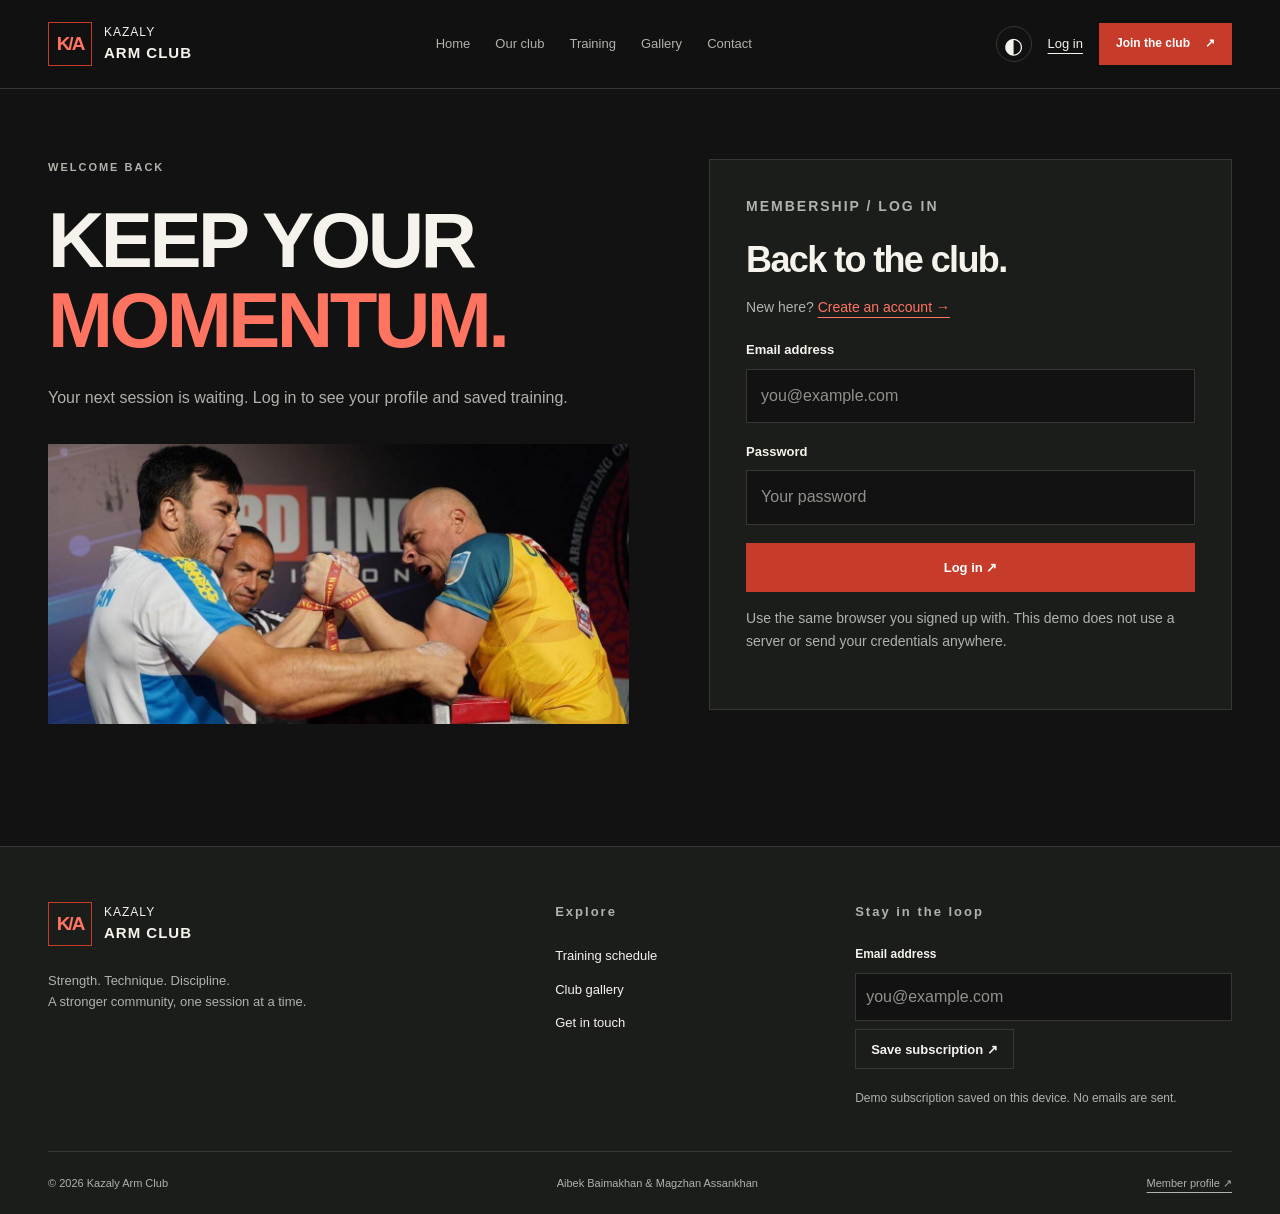
<file: login.html>
<!DOCTYPE html>
<html lang="en">

<head>
    <meta charset="UTF-8">
    <meta name="viewport" content="width=device-width, initial-scale=1">
    <meta name="description"
        content="Kazaly Arm Club. A student community built around strength, technique and discipline.">
    <title>Log in | Kazaly Arm Club</title>
    <link rel="icon" href="images/arm-icon.svg">
    <link rel="stylesheet" href="css/style.css">
    <script src="js/theme.js">
    </script>
    <script defer src="js/script.js">
    </script>
</head>

<body>
    <a class="skip" href="#main">Skip to content</a>
    <header class="site-header">
        <div class="nav-wrap wrap">
            <a class="brand" href="index.html">
                <span class="brand-mark">K/A</span>
                <span>KAZALY <b>ARM CLUB</b>
                </span>
            </a>
            <button class="menu-toggle secondary" aria-expanded="false" aria-controls="navigation">Menu</button>
            <nav id="navigation" aria-label="Main navigation">
                <a href="index.html">Home</a>
                <a href="about.html">Our club</a>
                <a href="training.html">Training</a>
                <a href="gallery.html">Gallery</a>
                <a href="contact.html">Contact</a>
                <a class="mobile-account" href="join.html">Join the club</a>
                <a class="mobile-account" href="login.html">Log in</a>
            </nav>
            <div class="nav-actions">
                <button id="themeToggle" class="theme-toggle" aria-label="Switch color theme">◐</button>
                <a href="login.html" class="account-link">Log in</a>
                <a href="join.html" class="button small">Join the club <span aria-hidden="true">↗</span>
                </a>
            </div>
        </div>
    </header>
    <main id="main">
        <section class="wrap auth-layout">
            <div class="auth-story">
                <p class="eyebrow">WELCOME BACK</p>
                <h1>KEEP YOUR<br>
                    <em>MOMENTUM.</em>
                </h1>
                <p>Your next session is waiting. Log in to see your profile and saved training.</p>
                <img src="images/aa.jpg" alt="Athletes competing at the table">
            </div>
            <div class="form-card">
                <p class="eyebrow">MEMBERSHIP / LOG IN</p>
                <h2>Back to the club.</h2>
                <p>New here? <a href="join.html">Create an account →</a>
                </p>
                <form id="loginForm" novalidate>
                    <div class="field">
                        <label for="email">Email address</label>
                        <input id="email" name="email" type="text" autocomplete="email" aria-describedby="email-error"
                            placeholder="you@example.com">
                        <small class="error" id="email-error">
                        </small>
                    </div>
                    <div class="field">
                        <label for="password">Password</label>
                        <input id="password" name="password" type="password" autocomplete="current-password"
                            aria-describedby="password-error" placeholder="Your password">
                        <small class="error" id="password-error">
                        </small>
                    </div>
                    <button class="button full" type="submit">Log in ↗</button>
                    <p class="form-status" role="status">
                    </p>
                </form>
                <p class="muted">Use the same browser you signed up with. This demo does not use a server or send your
                    credentials anywhere.</p>
            </div>
        </section>
    </main>
    <footer>
        <div class="wrap footer-grid">
            <div>
                <a class="brand" href="index.html">
                    <span class="brand-mark">K/A</span>
                    <span>KAZALY <b>ARM CLUB</b>
                    </span>
                </a>
                <p>Strength. Technique. Discipline.<br>A stronger community, one session at a time.</p>
            </div>
            <div>
                <p class="eyebrow">Explore</p>
                <a href="training.html">Training schedule</a>
                <a href="gallery.html">Club gallery</a>
                <a href="contact.html">Get in touch</a>
            </div>
            <div>
                <p class="eyebrow">Stay in the loop</p>
                <form id="newsletterForm" novalidate>
                    <div class="field">
                        <label for="newsletterEmail">Email address</label>
                        <input id="newsletterEmail" name="newsletterEmail" type="text" autocomplete="email"
                            aria-describedby="newsletterEmail-error" placeholder="you@example.com">
                        <small class="error" id="newsletterEmail-error">
                        </small>
                    </div>
                    <button class="secondary" type="submit">Save subscription ↗</button>
                    <p class="form-status" role="status">
                    </p>
                </form>
                <small>Demo subscription saved on this device. No emails are sent.</small>
            </div>
        </div>
        <div class="wrap footer-bottom">
            <span>© 2026 Kazaly Arm Club</span>
            <span>Aibek Baimakhan &amp; Magzhan Assankhan</span>
            <a href="profile.html">Member profile ↗</a>
        </div>
    </footer>
    <div id="toast" role="status">
    </div>
</body>

</html>
</file>
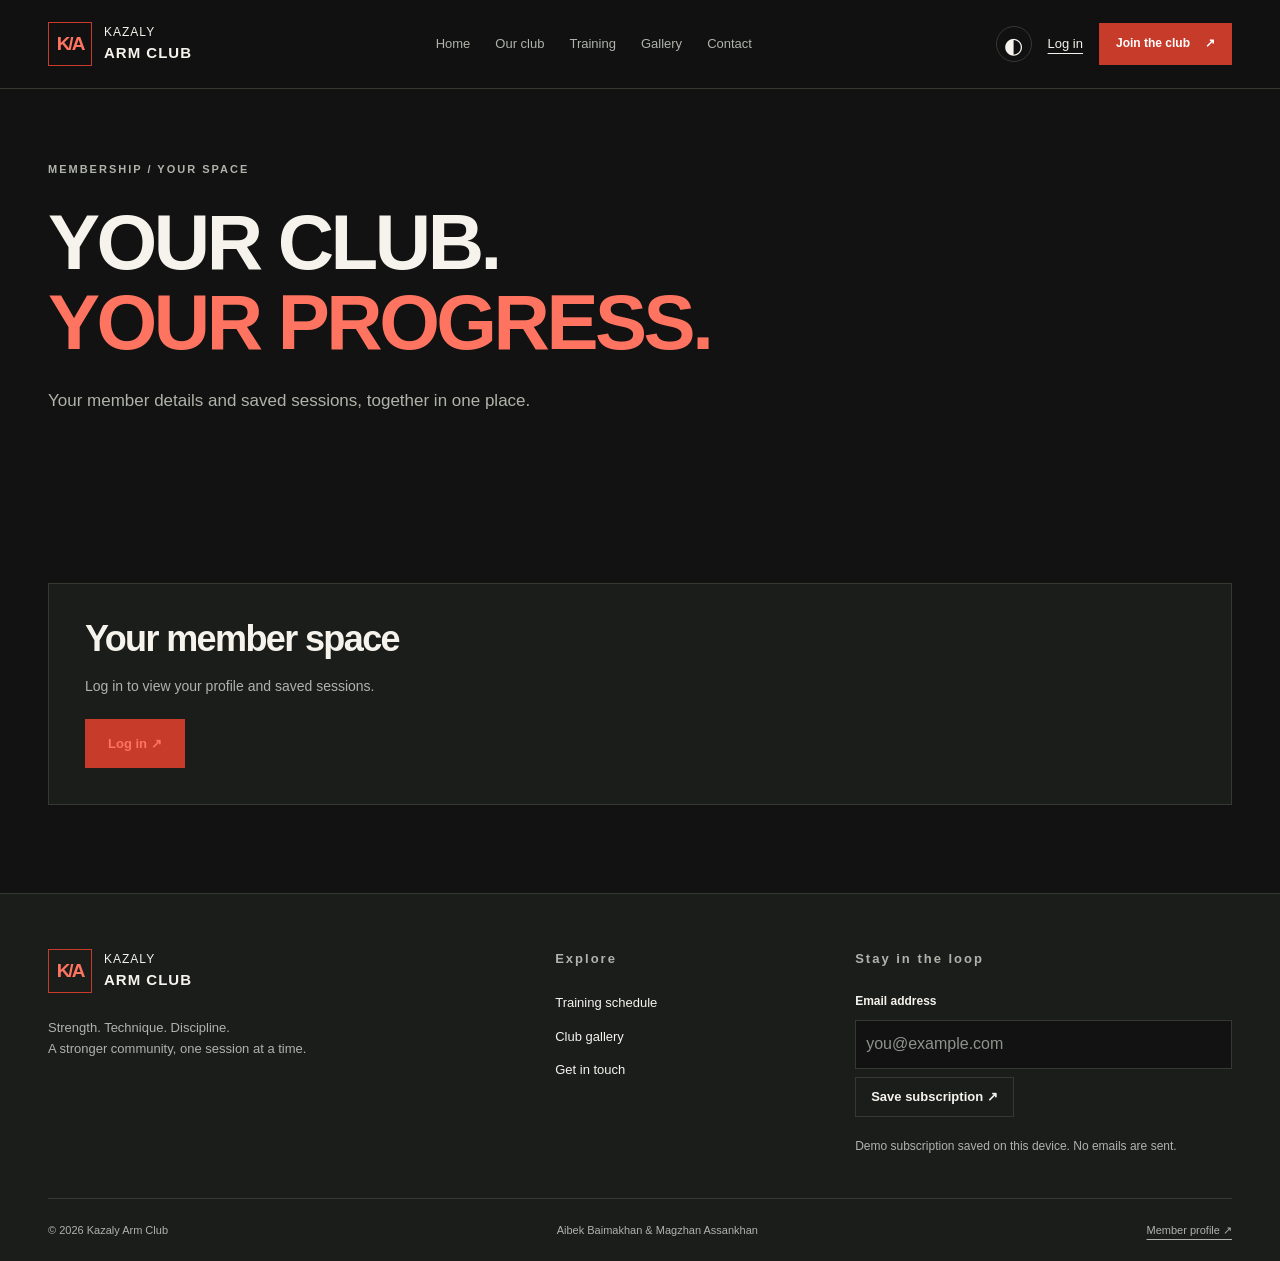
<file: profile.html>
<!DOCTYPE html>
<html lang="en">

<head>
    <meta charset="UTF-8">
    <meta name="viewport" content="width=device-width, initial-scale=1">
    <meta name="description"
        content="Kazaly Arm Club. A student community built around strength, technique and discipline.">
    <title>Member profile | Kazaly Arm Club</title>
    <link rel="icon" href="images/arm-icon.svg">
    <link rel="stylesheet" href="css/style.css">
    <script src="js/theme.js">
    </script>
    <script defer src="js/script.js">
    </script>
</head>

<body>
    <a class="skip" href="#main">Skip to content</a>
    <header class="site-header">
        <div class="nav-wrap wrap">
            <a class="brand" href="index.html">
                <span class="brand-mark">K/A</span>
                <span>KAZALY <b>ARM CLUB</b>
                </span>
            </a>
            <button class="menu-toggle secondary" aria-expanded="false" aria-controls="navigation">Menu</button>
            <nav id="navigation" aria-label="Main navigation">
                <a href="index.html">Home</a>
                <a href="about.html">Our club</a>
                <a href="training.html">Training</a>
                <a href="gallery.html">Gallery</a>
                <a href="contact.html">Contact</a>
                <a class="mobile-account" href="join.html">Join the club</a>
                <a class="mobile-account" href="login.html">Log in</a>
            </nav>
            <div class="nav-actions">
                <button id="themeToggle" class="theme-toggle" aria-label="Switch color theme">◐</button>
                <a href="login.html" class="account-link">Log in</a>
                <a href="join.html" class="button small">Join the club <span aria-hidden="true">↗</span>
                </a>
            </div>
        </div>
    </header>
    <main id="main">
        <section class="page-intro wrap">
            <p class="eyebrow">MEMBERSHIP / YOUR SPACE</p>
            <h1>YOUR CLUB.<br>
                <em>YOUR PROGRESS.</em>
            </h1>
            <p class="lead">Your member details and saved sessions, together in one place.</p>
        </section>
        <section class="wrap section" id="profileContent">
            <div class="form-card">
                <h2>Your member space</h2>
                <p>Log in to view your profile and saved sessions.</p>
                <a class="button" href="login.html">Log in ↗</a>
            </div>
        </section>
    </main>
    <footer>
        <div class="wrap footer-grid">
            <div>
                <a class="brand" href="index.html">
                    <span class="brand-mark">K/A</span>
                    <span>KAZALY <b>ARM CLUB</b>
                    </span>
                </a>
                <p>Strength. Technique. Discipline.<br>A stronger community, one session at a time.</p>
            </div>
            <div>
                <p class="eyebrow">Explore</p>
                <a href="training.html">Training schedule</a>
                <a href="gallery.html">Club gallery</a>
                <a href="contact.html">Get in touch</a>
            </div>
            <div>
                <p class="eyebrow">Stay in the loop</p>
                <form id="newsletterForm" novalidate>
                    <div class="field">
                        <label for="newsletterEmail">Email address</label>
                        <input id="newsletterEmail" name="newsletterEmail" type="text" autocomplete="email"
                            aria-describedby="newsletterEmail-error" placeholder="you@example.com">
                        <small class="error" id="newsletterEmail-error">
                        </small>
                    </div>
                    <button class="secondary" type="submit">Save subscription ↗</button>
                    <p class="form-status" role="status">
                    </p>
                </form>
                <small>Demo subscription saved on this device. No emails are sent.</small>
            </div>
        </div>
        <div class="wrap footer-bottom">
            <span>© 2026 Kazaly Arm Club</span>
            <span>Aibek Baimakhan &amp; Magzhan Assankhan</span>
            <a href="profile.html">Member profile ↗</a>
        </div>
    </footer>
    <div id="toast" role="status">
    </div>
</body>

</html>
</file>
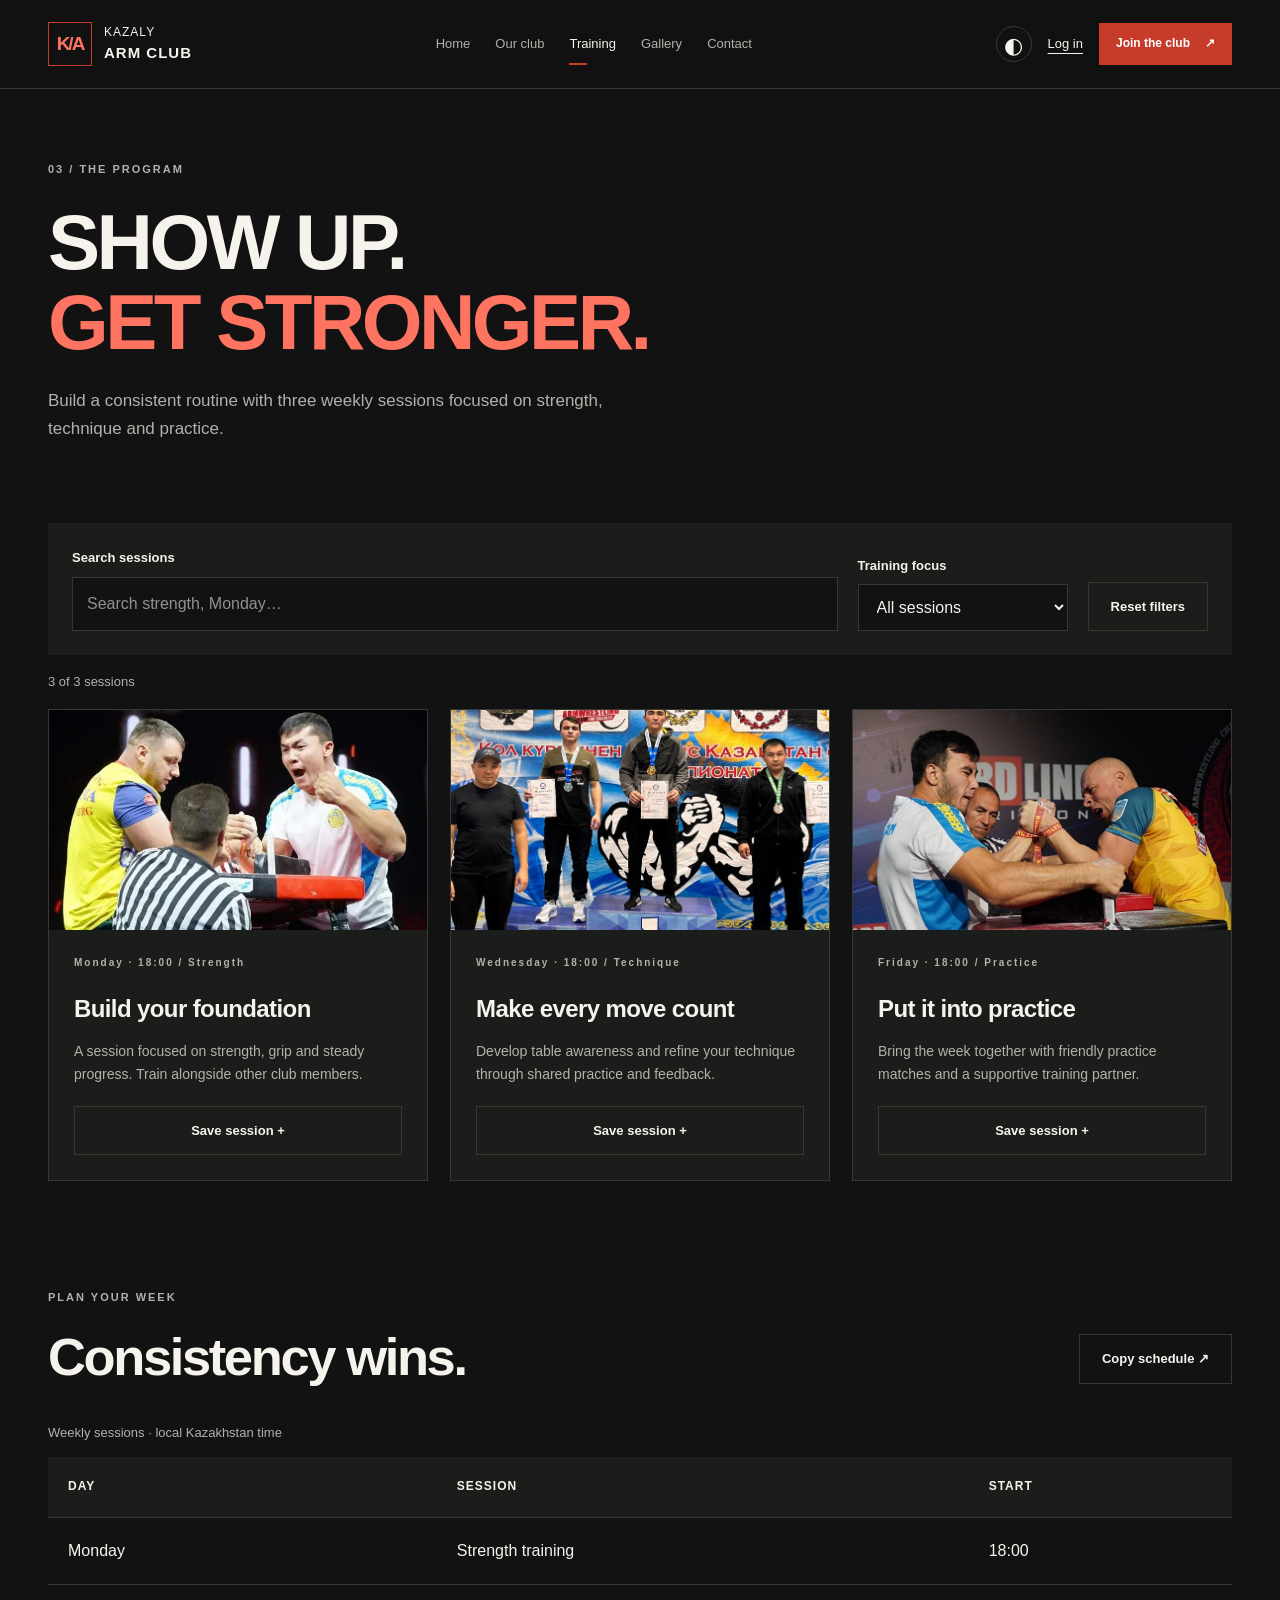
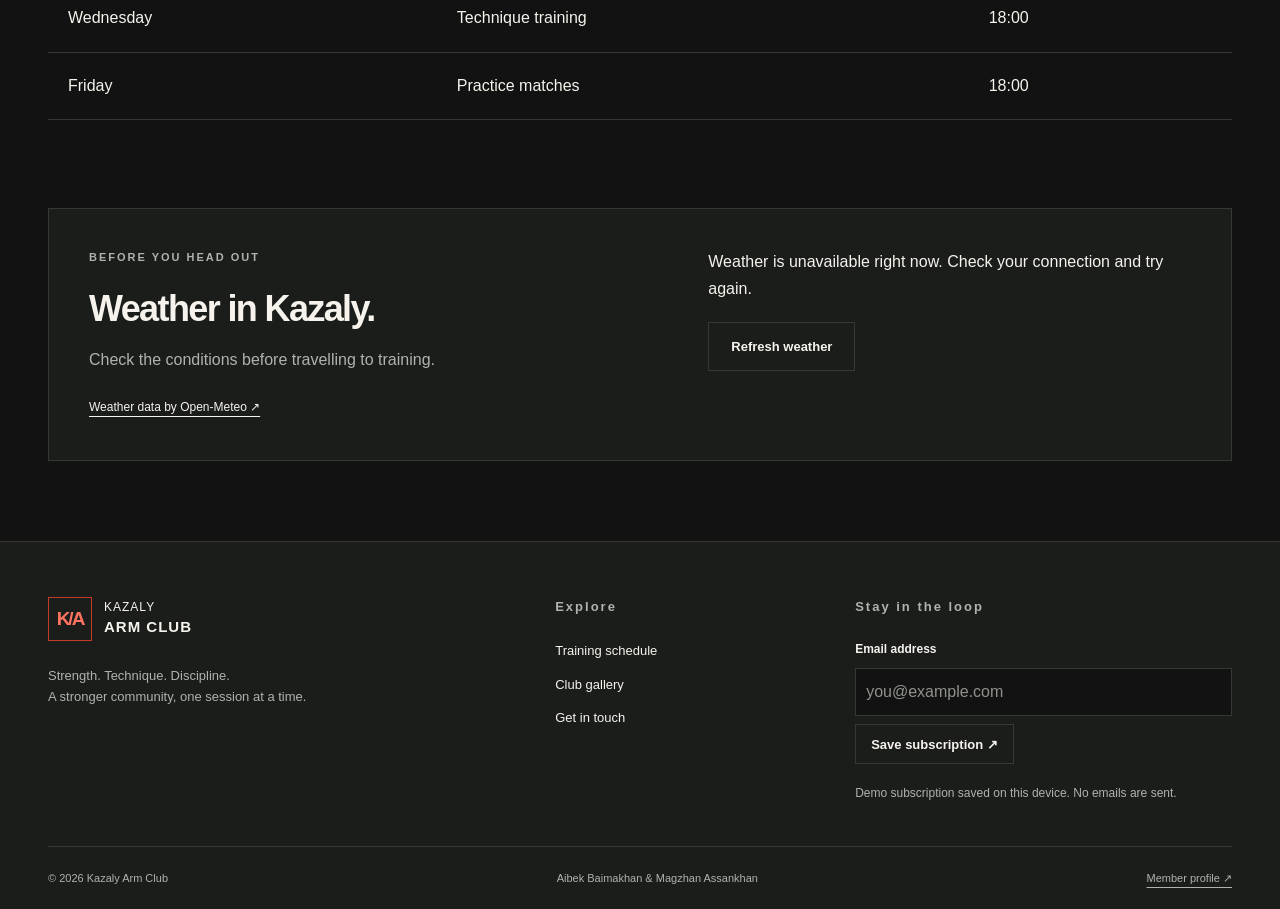
<file: training.html>
<!DOCTYPE html>
<html lang="en">

<head>
    <meta charset="UTF-8">
    <meta name="viewport" content="width=device-width, initial-scale=1">
    <meta name="description"
        content="Kazaly Arm Club. A student community built around strength, technique and discipline.">
    <title>Training | Kazaly Arm Club</title>
    <link rel="icon" href="images/arm-icon.svg">
    <link rel="stylesheet" href="css/style.css">
    <script src="js/theme.js">
    </script>
    <script defer src="js/script.js">
    </script>
</head>

<body>
    <a class="skip" href="#main">Skip to content</a>
    <header class="site-header">
        <div class="nav-wrap wrap">
            <a class="brand" href="index.html">
                <span class="brand-mark">K/A</span>
                <span>KAZALY <b>ARM CLUB</b>
                </span>
            </a>
            <button class="menu-toggle secondary" aria-expanded="false" aria-controls="navigation">Menu</button>
            <nav id="navigation" aria-label="Main navigation">
                <a href="index.html">Home</a>
                <a href="about.html">Our club</a>
                <a href="training.html" aria-current="page">Training</a>
                <a href="gallery.html">Gallery</a>
                <a href="contact.html">Contact</a>
                <a class="mobile-account" href="join.html">Join the club</a>
                <a class="mobile-account" href="login.html">Log in</a>
            </nav>
            <div class="nav-actions">
                <button id="themeToggle" class="theme-toggle" aria-label="Switch color theme">◐</button>
                <a href="login.html" class="account-link">Log in</a>
                <a href="join.html" class="button small">Join the club <span aria-hidden="true">↗</span>
                </a>
            </div>
        </div>
    </header>
    <main id="main">
        <section class="page-intro wrap">
            <p class="eyebrow">03 / THE PROGRAM</p>
            <h1>SHOW UP.<br>
                <em>GET STRONGER.</em>
            </h1>
            <p class="lead">Build a consistent routine with three weekly sessions focused on strength, technique and
                practice.</p>
        </section>
        <section class="wrap">
            <div class="filter-bar">
                <div>
                    <label for="trainingSearch">Search sessions</label>
                    <input type="search" id="trainingSearch" placeholder="Search strength, Monday…">
                </div>
                <div>
                    <label for="trainingFilter">Training focus</label>
                    <select id="trainingFilter">
                        <option value="all">All sessions</option>
                        <option value="Strength">Strength</option>
                        <option value="Technique">Technique</option>
                        <option value="Practice">Practice</option>
                    </select>
                </div>
                <button id="resetFilters" class="secondary">Reset filters</button>
            </div>
            <p id="trainingCount" role="status">
            </p>
            <div class="cards three" id="trainingCards">
            </div>
            <p id="saveStatus" role="status">
            </p>
        </section>
        <section class="wrap section" id="schedule">
            <div class="section-heading">
                <div>
                    <p class="eyebrow">PLAN YOUR WEEK</p>
                    <h2>Consistency wins.</h2>
                </div>
                <button id="copySchedule" class="secondary">Copy schedule ↗</button>
            </div>
            <div class="table-wrap">
                <table>
                    <caption>Weekly sessions · local Kazakhstan time</caption>
                    <thead>
                        <tr>
                            <th scope="col">Day</th>
                            <th scope="col">Session</th>
                            <th scope="col">Start</th>
                        </tr>
                    </thead>
                    <tbody>
                        <tr>
                            <td>Monday</td>
                            <td>Strength training</td>
                            <td>18:00</td>
                        </tr>
                        <tr>
                            <td>Wednesday</td>
                            <td>Technique training</td>
                            <td>18:00</td>
                        </tr>
                        <tr>
                            <td>Friday</td>
                            <td>Practice matches</td>
                            <td>18:00</td>
                        </tr>
                    </tbody>
                </table>
            </div>
        </section>
        <section class="wrap weather-panel">
            <div>
                <p class="eyebrow">BEFORE YOU HEAD OUT</p>
                <h2>Weather in Kazaly.</h2>
                <p>Check the conditions before travelling to training.</p>
                <a href="https://open-meteo.com/" target="_blank" rel="noopener">Weather data by Open-Meteo ↗</a>
            </div>
            <div>
                <div id="weather" role="status">Loading current weather…</div>
                <button id="retryWeather" class="secondary">Refresh weather</button>
            </div>
        </section>
    </main>
    <footer>
        <div class="wrap footer-grid">
            <div>
                <a class="brand" href="index.html">
                    <span class="brand-mark">K/A</span>
                    <span>KAZALY <b>ARM CLUB</b>
                    </span>
                </a>
                <p>Strength. Technique. Discipline.<br>A stronger community, one session at a time.</p>
            </div>
            <div>
                <p class="eyebrow">Explore</p>
                <a href="training.html">Training schedule</a>
                <a href="gallery.html">Club gallery</a>
                <a href="contact.html">Get in touch</a>
            </div>
            <div>
                <p class="eyebrow">Stay in the loop</p>
                <form id="newsletterForm" novalidate>
                    <div class="field">
                        <label for="newsletterEmail">Email address</label>
                        <input id="newsletterEmail" name="newsletterEmail" type="text" autocomplete="email"
                            aria-describedby="newsletterEmail-error" placeholder="you@example.com">
                        <small class="error" id="newsletterEmail-error">
                        </small>
                    </div>
                    <button class="secondary" type="submit">Save subscription ↗</button>
                    <p class="form-status" role="status">
                    </p>
                </form>
                <small>Demo subscription saved on this device. No emails are sent.</small>
            </div>
        </div>
        <div class="wrap footer-bottom">
            <span>© 2026 Kazaly Arm Club</span>
            <span>Aibek Baimakhan &amp; Magzhan Assankhan</span>
            <a href="profile.html">Member profile ↗</a>
        </div>
    </footer>
    <div id="toast" role="status">
    </div>
</body>

</html>
</file>
<file: css/style.css>
@charset "UTF-8";
:root {
    color-scheme:dark;
    --bg:#111211;
    --surface:#1b1d1b;
    --surface2:#222522;
    --text:#f5f3ec;
    --muted:#afb3ab;
    --line:#353932;
    --accent:#c63b2a;
    --accentText:#ff7361;
    --header:#111211f5;
    --error:#ff9586
}
:root[data-theme=light] {
    color-scheme:light;
    --bg:#f4f3ed;
    --surface:#fffef9;
    --surface2:#e9e9e0;
    --text:#191d18;
    --muted:#5b6359;
    --line:#d5d8ce;
    --accent:#bc3021;
    --accentText:#b52c1e;
    --header:#f4f3edf5;
    --error:#af2619
}
* {
    box-sizing:border-box
}
html {
    scroll-behavior:smooth;
    scroll-padding-top:100px
}
body {
    margin:0;
    background:var(--bg);
    color:var(--text);
    font:16px/1.65 "Segoe UI",Arial,sans-serif
}
a {
    color:inherit;
    text-underline-offset:5px
}
button,input,select,textarea {
    font:inherit
}
button {
    cursor:pointer
}
button:disabled {
    cursor:wait;
    opacity:.65
}
img {
    display:block;
    max-width:100%
}
h1,h2,h3,p {
    margin:0
}
p {
    color:var(--muted);
    margin-bottom:20px
}
h1,h2 {
    font-family:"Arial Narrow",Impact,"Segoe UI",sans-serif;
    line-height:1.03;
    letter-spacing:-.045em;
    font-weight:900
}
h1 {
    font-size:clamp(46px,6.1vw,88px)
}
h2 {
    font-size:clamp(34px,4.1vw,56px)
}
h3 {
    font-size:24px;
    line-height:1.25;
    letter-spacing:-.025em;
    margin-bottom:16px
}
em {
    color:var(--accentText);
    font-style:normal
}
small {
    font-size:12px;
    color:var(--muted)
}
.wrap {
    width:min(1240px,calc(100% - 96px));
    margin-inline:auto
}
.section {
    padding-block:88px
}
.eyebrow {
    font:700 11px/1.5 "Segoe UI",sans-serif;
    letter-spacing:2px;
    color:var(--muted);
    margin-bottom:24px
}
.site-header {
    background:var(--header);
    border-bottom:1px solid var(--line);
    position:sticky;
    top:0;
    z-index:20;
    backdrop-filter:blur(14px)
}
.nav-wrap {
    min-height:88px;
    display:flex;
    align-items:center;
    gap:30px
}
.brand {
    display:flex;
    align-items:center;
    gap:12px;
    text-decoration:none;
    font-size:12px;
    line-height:1.45;
    letter-spacing:1px;
    white-space:nowrap
}
.brand b {
    display:block;
    font-size:15px
}
.brand-mark {
    display:grid;
    place-items:center;
    width:44px;
    height:44px;
    border:1px solid var(--accent);
    color:var(--accentText);
    font-size:19px;
    font-weight:900;
    letter-spacing:-2px
}
.nav-wrap nav {
    display:flex;
    gap:25px;
    margin:auto
}
.nav-wrap nav a {
    font-size:13px;
    text-decoration:none;
    color:var(--muted);
    padding-block:30px;
    position:relative;
    white-space:nowrap
}
.nav-wrap nav a:hover,.nav-wrap nav a[aria-current] {
    color:var(--text)
}
.nav-wrap nav a[aria-current]:after {
    content:"";
    position:absolute;
    bottom:20px;
    left:0;
    width:18px;
    height:2px;
    background:var(--accent)
}
.nav-actions {
    display:flex;
    align-items:center;
    gap:16px
}
.account-link {
    font-size:13px;
    white-space:nowrap
}
.theme-toggle {
    border:1px solid var(--line);
    background:transparent;
    color:var(--text);
    height:36px;
    width:36px;
    border-radius:50%;
    font-size:22px
}
.button,.secondary {
    display:inline-flex;
    align-items:center;
    justify-content:center;
    gap:22px;
    min-height:49px;
    padding:13px 22px;
    font-size:13px;
    font-weight:700;
    text-decoration:none;
    border:1px solid transparent;
    transition:transform .2s,background .2s,box-shadow .2s
}
.button {
    background:var(--accent);
    color:#fff
}
.button:hover {
    transform:translateY(-2px);
    box-shadow:0 8px 24px #0003;
    filter:brightness(1.08)
}
.secondary {
    background:transparent;
    color:var(--text);
    border-color:var(--line)
}
.secondary:hover {
    background:var(--surface2)
}
.small {
    font-size:12px;
    min-height:42px;
    padding:10px 16px;
    gap:15px
}
.menu-toggle {
    display:none
}
.hero {
    display:grid;
    grid-template-columns:1.05fr 1fr;
    min-height:680px;
    gap:36px;
    align-items:center;
    padding-block:56px
}
.hero-copy {
    padding:25px 0
}
.hero-copy h1 {
    margin-bottom:27px;
    font-size:clamp(50px,6.3vw,90px)
}
.hero-copy>p:not(.eyebrow) {
    max-width:430px;
    font-size:17px;
    line-height:1.8
}
.hero .eyebrow {
    font-size:10px;
    letter-spacing:1.4px
}
.live-dot {
    display:inline-block;
    width:7px;
    height:7px;
    background:var(--accent);
    border-radius:50%;
    margin-right:8px
}
.actions {
    display:flex;
    gap:28px;
    align-items:center;
    margin-top:32px;
    flex-wrap:wrap
}
.text-link {
    display:inline-flex;
    gap:20px;
    font-size:13px;
    font-weight:600;
    text-decoration:none
}
.text-link:hover {
    color:var(--accentText)
}
.hero-note {
    display:flex;
    align-items:center;
    gap:16px;
    margin-top:50px;
    font-size:12px;
    line-height:1.7;
    color:var(--muted)
}
.hero-note strong {
    color:var(--text);
    font-weight:500
}
.mini-mark {
    font-size:25px;
    border-right:1px solid var(--line);
    padding-right:16px;
    color:var(--accentText)
}
.hero-visual {
    position:relative;
    height:565px;
    overflow:hidden;
    background:var(--surface)
}
.hero-visual>img {
    width:100%;
    height:100%;
    object-fit:cover;
    object-position:46% center;
    filter:brightness(.77)
}
.hero-visual:after {
    content:"";
    position:absolute;
    inset:45% 0 0;
    background:linear-gradient(transparent,#000a);
    pointer-events:none
}
.image-label {
    position:absolute;
    top:23px;
    left:24px;
    color:white;
    font-size:9px;
    letter-spacing:2px;
    border-left:2px solid var(--accent);
    padding-left:10px
}
.photo-caption {
    position:absolute;
    bottom:30px;
    left:30px;
    right:30px;
    display:flex;
    justify-content:space-between;
    align-items:end;
    z-index:1;
    color:white;
    font-size:34px;
    font-weight:800;
    line-height:1.05;
    letter-spacing:-1px
}
.photo-caption a {
    font-size:28px;
    border:1px solid #ffffff70;
    border-radius:50%;
    width:48px;
    height:48px;
    display:grid;
    place-items:center;
    text-decoration:none
}
.principles {
    border-block:1px solid var(--line);
    background:var(--surface)
}
.principles>div {
    display:flex;
    justify-content:space-between;
    align-items:center;
    padding-block:23px;
    font-size:15px;
    font-weight:800;
    letter-spacing:2px
}
.principles i {
    font-style:normal;
    color:var(--accentText);
    font-size:22px
}
.section-heading {
    display:flex;
    justify-content:space-between;
    align-items:end;
    gap:40px;
    margin-bottom:38px
}
.section-heading>p {
    max-width:350px;
    margin:0;
    font-size:14px
}
.cards {
    display:grid;
    gap:22px
}
.three {
    grid-template-columns:repeat(3,1fr)
}
.two {
    grid-template-columns:repeat(2,1fr)
}
.feature {
    padding:30px;
    background:var(--surface);
    border:1px solid var(--line)
}
.number {
    display:block;
    color:var(--accentText);
    font-size:14px;
    margin-bottom:44px
}
.feature p {
    font-size:14px
}
.feature .text-link {
    margin-top:10px
}
.split {
    display:grid;
    grid-template-columns:1fr 1fr;
    gap:64px;
    align-items:center
}
.split h2 {
    margin-bottom:24px
}
.editorial-image {
    width:100%;
    object-fit:cover;
    aspect-ratio:1.35
}
.faq {
    display:grid;
    grid-template-columns:.8fr 1.2fr;
    gap:80px
}
.faq h2 {
    margin-bottom:28px
}
.faq input {
    max-width:350px
}
.faq details {
    border-top:1px solid var(--line);
    padding:22px 0
}
.faq details:last-child {
    border-bottom:1px solid var(--line)
}
.faq summary {
    font-size:17px;
    font-weight:600;
    cursor:pointer
}
.faq details p {
    margin:20px 0 0;
    font-size:14px
}
.cta {
    padding:60px;
    background:var(--surface);
    border-left:4px solid var(--accent);
    position:relative;
    margin-block:20px 80px
}
.cta h2 {
    margin-bottom:28px
}
.cta .button {
    position:absolute;
    right:60px;
    bottom:64px
}
footer {
    border-top:1px solid var(--line);
    padding-top:55px;
    background:var(--surface)
}
.footer-grid {
    display:grid;
    grid-template-columns:1.2fr .65fr 1fr;
    gap:55px
}
.footer-grid .brand {
    margin-bottom:24px
}
.footer-grid p {
    font-size:13px
}
.footer-grid>div:nth-child(2)>a {
    display:block;
    margin-bottom:12px;
    font-size:13px;
    text-decoration:none
}
.footer-grid form .field {
    margin-bottom:8px
}
.footer-grid form label {
    font-size:12px
}
.footer-grid input {
    padding:10px
}
.footer-grid form .secondary {
    min-height:40px;
    padding:8px 15px
}
.footer-bottom {
    border-top:1px solid var(--line);
    display:flex;
    justify-content:space-between;
    gap:20px;
    margin-top:40px;
    padding-block:22px;
    color:var(--muted);
    font-size:11px
}
.page-intro {
    padding-block:72px 60px
}
.page-intro h1 {
    margin-bottom:25px
}
.lead {
    max-width:590px;
    font-size:17px
}
.stats {
    display:grid;
    grid-template-columns:repeat(3,1fr);
    border-top:1px solid var(--line);
    margin-top:30px;
    padding-top:25px;
    gap:15px
}
.stats strong {
    font-size:40px;
    line-height:1
}
.stats span {
    display:block;
    font-size:11px;
    color:var(--muted);
    margin-top:12px
}
.athlete {
    background:var(--surface);
    border:1px solid var(--line)
}
.athlete>img {
    width:100%;
    height:360px;
    object-fit:cover;
    object-position:center 25%
}
.athlete:nth-child(2)>img {
    object-position: center 50%;
}
.athlete>div {
    padding:30px
}
.athlete p {
    font-size:14px
}
.athlete .eyebrow {
    font-size:10px
}
.filter-bar {
    display:flex;
    align-items:end;
    gap:20px;
    background:var(--surface);
    padding:24px
}
.filter-bar>div:first-child {
    flex:1
}
.filter-bar>div:nth-child(2) {
    min-width:210px
}
label {
    display:block;
    font-size:13px;
    font-weight:600;
    margin-bottom:8px
}
input,select,textarea {
    display:block;
    width:100%;
    border:1px solid var(--line);
    padding:13px 14px;
    background:var(--bg);
    color:var(--text);
    border-radius:0
}
input::placeholder,textarea::placeholder {
    color:var(--muted);
    opacity:.8
}
textarea {
    resize:vertical
}
input[aria-invalid=true],textarea[aria-invalid=true] {
    border-color:var(--error)
}
:focus-visible {
    outline:2px solid var(--accentText);
    outline-offset:4px
}
.training-card {
    border:1px solid var(--line);
    background:var(--surface);
    display:flex;
    flex-direction:column
}
.training-card img {
    width:100%;
    height:220px;
    object-fit:cover
}
.training-card .card-body {
    padding:25px;
    display:flex;
    flex-direction:column;
    flex:1
}
.training-card p {
    font-size:14px
}
.training-card .secondary {
    margin-top:auto
}
.training-card .eyebrow {
    font-size:10px
}
.table-wrap {
    overflow-x:auto
}
table {
    width:100%;
    border-collapse:collapse;
    text-align:left
}
caption {
    text-align:left;
    font-size:13px;
    color:var(--muted);
    margin-bottom:14px
}
th,td {
    padding:20px;
    border-bottom:1px solid var(--line);
    white-space:nowrap
}
th {
    font-size:12px;
    text-transform:uppercase;
    letter-spacing:1px;
    background:var(--surface)
}
.weather-panel {
    display:grid;
    grid-template-columns:1.2fr 1fr;
    gap:40px;
    background:var(--surface);
    border:1px solid var(--line);
    padding:40px;
    margin-bottom:80px
}
.weather-panel h2 {
    font-size:36px;
    margin-bottom:20px
}
.weather-panel a {
    font-size:12px
}
.weather-temp {
    font-size:56px;
    font-weight:800;
    line-height:1.2
}
.weather-panel #weather {
    margin-bottom:20px
}
.gallery-grid {
    display:grid;
    grid-template-columns:repeat(3,1fr);
    gap:24px;
    padding-bottom:80px
}
.gallery-item {
    padding:0;
    background:var(--surface);
    color:var(--text);
    border:1px solid var(--line);
    text-align:left;
    overflow:hidden
}
.gallery-item img {
    width:100%;
    height:290px;
    object-fit:cover;
    transition:transform .3s
}
.gallery-item:hover img {
    transform:scale(1.035)
}
.gallery-item>span {
    display:flex;
    align-items:center;
    gap:12px;
    padding:19px;
    font-size:13px
}
.gallery-item b {
    color:var(--accentText);
    font-size:11px
}
.gallery-item i {
    margin-left:auto;
    font-style:normal
}
dialog {
    padding:24px;
    background:var(--surface);
    color:var(--text);
    border:1px solid var(--line);
    width:min(950px,92vw);
    max-height:90vh
}
dialog::backdrop {
    background:#000d
}
dialog img {
    max-height:68vh;
    margin:auto;
    object-fit:contain
}
.close-dialog {
    display:flex;
    margin:0 0 15px auto
}
dialog p {
    margin:15px 0 0
}
.auth-layout {
    display:grid;
    grid-template-columns:1fr .9fr;
    gap:80px;
    padding-block:70px 90px;
    align-items:start
}
.auth-story h1 {
    margin-bottom:25px
}
.auth-story>img {
    width:100%;
    height:280px;
    object-fit:cover;
    margin-block:32px
}
.form-card {
    padding:36px;
    background:var(--surface);
    border:1px solid var(--line)
}
.form-card h2 {
    font-size:36px;
    margin-bottom:18px
}
.form-card>p {
    font-size:14px
}
.form-card a {
    color:var(--accentText)
}
.field {
    margin-bottom:18px
}
.error {
    color:var(--error);
    display:block;
    margin-top:5px
}
.error:empty {
    display:none
}
.form-status {
    font-size:13px;
    overflow-wrap:anywhere;
    margin:15px 0 0
}
.form-status.error {
    color:var(--error)
}
.full {
    width:100%
}
.muted {
    font-size:13px
}
.contact-layout {
    align-items:start;
    padding-bottom:80px
}
.contact-layout .editorial-image {
    margin-bottom:30px
}
.profile-grid {
    display:grid;
    grid-template-columns:.85fr 1.4fr;
    gap:30px
}
.profile-grid dl {
    margin-block:30px
}
.profile-grid dt {
    color:var(--muted);
    font-size:12px;
    margin-top:18px
}
.profile-grid dd {
    margin:4px 0;
    overflow-wrap:anywhere
}
.saved-session {
    display:flex;
    align-items:center;
    justify-content:space-between;
    gap:20px;
    padding:20px 0;
    border-bottom:1px solid var(--line)
}
.saved-session h3 {
    font-size:19px;
    margin-bottom:5px
}
.saved-session p {
    margin:0;
    font-size:13px
}
#trainingCount {
    font-size:13px;
    margin-block:16px
}
#toast {
    position:fixed;
    bottom:24px;
    left:50%;
    transform:translateX(-50%);
    background:var(--text);
    color:var(--bg);
    padding:14px 24px;
    z-index:40;
    max-width:90vw;
    display:none;
    box-shadow:0 5px 30px #0005
}
.skip {
    position:fixed;
    top:-100px;
    left:10px;
    padding:12px;
    background:var(--bg);
    z-index:100
}
.skip:focus {
    top:10px
}
[hidden] {
    display:none!important
}
@media(max-width:1150px) {
    .wrap {
        width:calc(100% - 56px)
    }
    .nav-wrap {
        gap:15px
    }
    .nav-wrap nav {
        gap:16px
    }
    .nav-actions {
        gap:10px
    }
    .brand {
        font-size:10px
    }
    .brand b {
        font-size:12px
    }
    .account-link {
        display:none
    }
    .hero {
        gap:25px;
        min-height:600px
    }
    .hero-visual {
        height:510px
    }
    .split {
        gap:35px
    }
    .auth-layout {
        gap:45px
    }
    .footer-grid {
        gap:30px
    }
}
@media(max-width:850px) {
    .nav-wrap {
        flex-wrap:wrap;
        min-height:76px;
        padding-block:14px
    }
    .menu-toggle {
        display:inline-flex;
        margin-left:auto;
        font-size:12px;
        min-height:36px;
        padding:6px 12px
    }
    .nav-wrap nav {
        display:none;
        order:4;
        width:100%;
        margin:0;
        flex-wrap:wrap;
        border-top:1px solid var(--line)
    }
    .nav-wrap nav.open {
        display:flex
    }
    .nav-wrap nav a {
        padding:15px 0
    }
    .nav-wrap nav a[aria-current]:after {
        bottom:5px
    }
    .hero {
        grid-template-columns:1fr 1fr;
        min-height:auto;
        padding-block:40px
    }
    .hero-copy h1 {
        font-size:49px
    }
    .hero .eyebrow {
        font-size:9px
    }
    .hero-copy>p:not(.eyebrow) {
        font-size:14px
    }
    .hero-visual {
        height:490px
    }
    .actions {
        gap:16px
    }
    .hero-note {
        margin-top:28px
    }
    .three {
        grid-template-columns:1fr
    }
    .training-card {
        flex-direction:row
    }
    .training-card>img {
        width:35%;
        height:auto;
        min-height:240px
    }
    .section {
        padding-block:60px
    }
    .feature .number {
        margin-bottom:22px
    }
    .section-heading {
        align-items:start
    }
    .section-heading>p {
        max-width:280px
    }
    .faq {
        gap:35px
    }
    .footer-grid {
        grid-template-columns:1fr 1fr
    }
    .footer-grid>div:last-child {
        grid-column:1/-1;
        max-width:500px
    }
    .gallery-grid {
        grid-template-columns:1fr 1fr
    }
    .gallery-item img {
        height:250px
    }
    .auth-layout {
        gap:30px;
        grid-template-columns:1fr 1fr
    }
    .form-card {
        padding:24px
    }
    .auth-story h1 {
        font-size:44px
    }
    .cta {
        padding:40px
    }
    .cta .button {
        position:static
    }
    .profile-grid {
        grid-template-columns:1fr
    }
    .principles>div {
        font-size:12px;
        letter-spacing:1px
    }
    .principles i {
        font-size:17px
    }
    .filter-bar {
        flex-wrap:wrap
    }
    .filter-bar>div {
        flex:1;
        min-width:180px
    }
}
@media(max-width:600px) {
    .wrap {
        width:calc(100% - 36px)
    }
    .nav-wrap {
        gap:10px
    }
    .brand-mark {
        width:35px;
        height:35px;
        font-size:16px
    }
    .brand {
        gap:7px;
        font-size:9px
    }
    .brand b {
        font-size:11px
    }
    .nav-actions .button {
        display:none
    }
    .theme-toggle {
        width:34px;
        height:34px
    }
    .hero {
        grid-template-columns:1fr;
        gap:25px;
        padding-top:20px
    }
    .hero-copy h1 {
        font-size:clamp(48px,12.5vw,72px)
    }
    .hero-copy>p:not(.eyebrow) {
        font-size:16px
    }
    .hero-visual {
        height:410px
    }
    .hero-note {
        margin-top:25px
    }
    .principles>div {
        flex-wrap:wrap;
        justify-content:center;
        gap:10px 15px;
        font-size:10px
    }
    .principles i {
        font-size:13px
    }
    .section-heading,.split,.faq,.auth-layout,.weather-panel,.contact-layout {
        display:grid;
        grid-template-columns:1fr;
        gap:30px
    }
    .section-heading>p {
        max-width:none
    }
    .two {
        grid-template-columns:1fr
    }
    .section {
        padding-block:50px
    }
    .eyebrow {
        font-size:10px;
        margin-bottom:18px
    }
    .feature {
        padding:25px
    }
    .footer-grid {
        grid-template-columns:1fr;
        gap:30px
    }
    .footer-grid>div:last-child {
        grid-column:auto
    }
    .footer-bottom {
        flex-direction:column;
        gap:8px
    }
    .page-intro {
        padding-block:45px 35px
    }
    .page-intro h1 {
        font-size:48px
    }
    .lead {
        font-size:15px
    }
    .athlete>img {
        height:330px
    }
    .gallery-grid {
        gap:15px
    }
    .gallery-item img {
        height:210px
    }
    .gallery-item>span {
        font-size:11px;
        padding:12px;
        flex-wrap:wrap;
        gap:7px
    }
    .gallery-item i {
        display:none
    }
    .auth-layout {
        padding-block:40px 55px
    }
    .auth-story>img {
        height:220px
    }
    .auth-story h1 {
        font-size:52px
    }
    .cta {
        padding:30px;
        margin-bottom:50px
    }
    .cta h2 {
        font-size:36px
    }
    .weather-panel {
        padding:25px
    }
    .training-card {
        flex-direction:column
    }
    .training-card>img {
        width:100%;
        height:230px
    }
    .filter-bar {
        padding:20px;
        gap:15px
    }
    .filter-bar>div {
        min-width:100%;
        width:100%
    }
    .filter-bar>.secondary {
        width:100%
    }
    th,td {
        padding:15px;
        font-size:13px
    }
    .saved-session {
        align-items:start
    }
    .saved-session .secondary {
        padding:10px;
        min-height:40px
    }
    .photo-caption {
        font-size:28px
    }
}
@media(prefers-reduced-motion:reduce) {
    html {
        scroll-behavior:auto
    }
    *,*:before,*:after {
        transition:none!important;
        animation:none!important
    }
}
.mobile-account {
    display: none;
}
@media(max-width:850px) {
    .nav-wrap nav .mobile-account {
        display: inline-block;
    }
}
</file>
